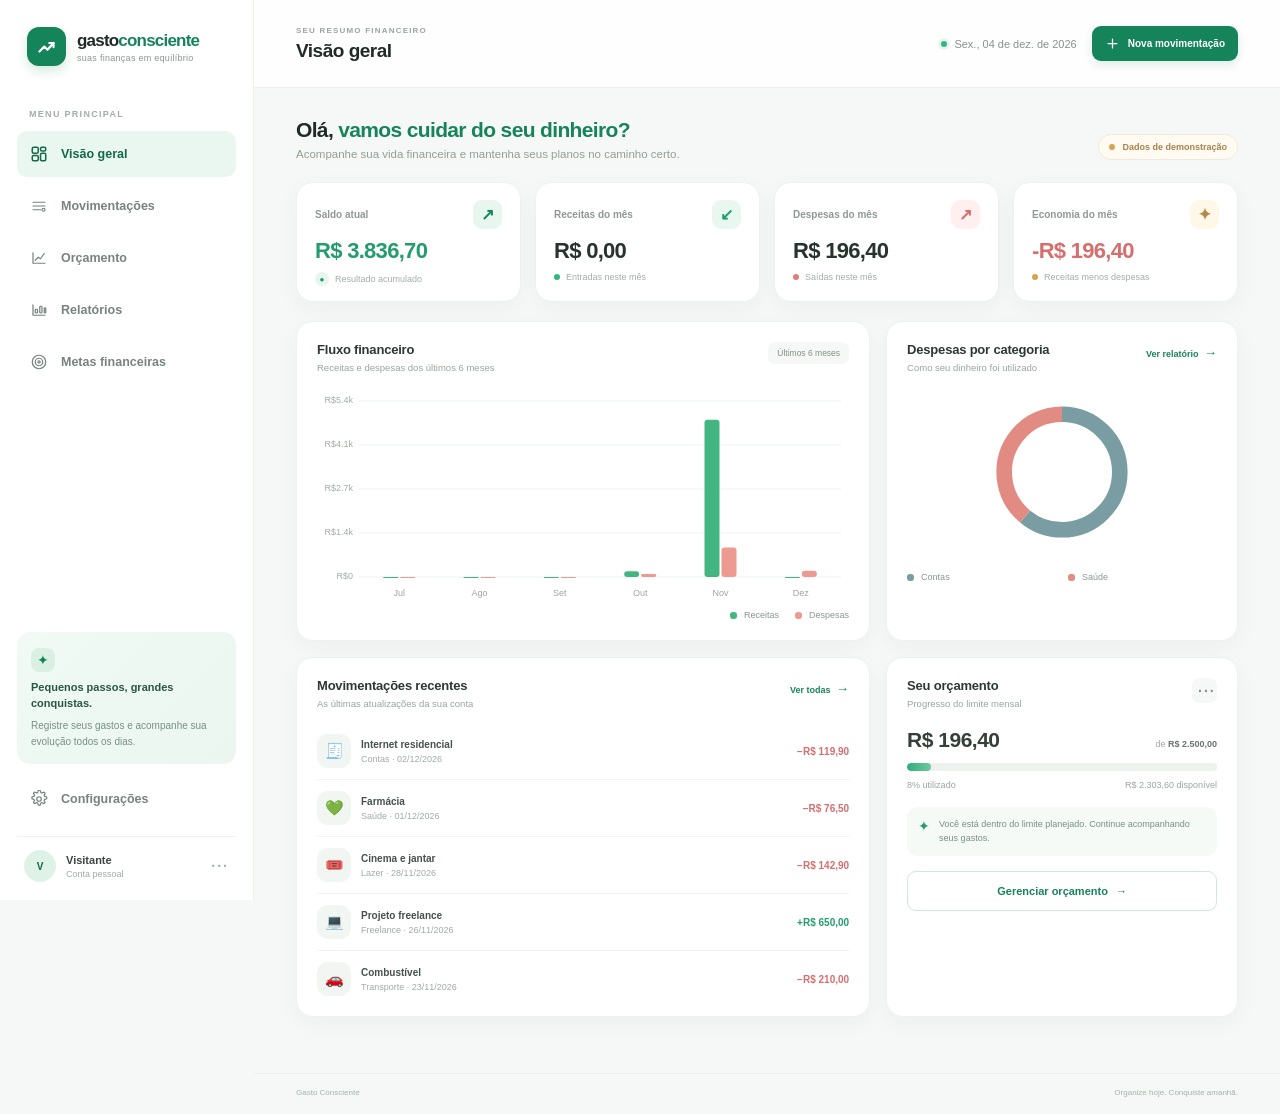
<file: PI_WEB/index-apresentacao.html>
<!DOCTYPE html>
<html lang="pt-BR">
<head>
  <meta charset="UTF-8">
  <meta name="viewport" content="width=device-width, initial-scale=1.0">
  <meta name="theme-color" content="#16845b">
  <meta name="description" content="Gasto Consciente: organize receitas, despesas, orçamento e metas financeiras em um só lugar.">
  <title>Gasto Consciente | Gestão financeira pessoal</title>
<style>
:root {
  --green-950: #0d4635;
  --green-900: #10563f;
  --green-800: #12694a;
  --green-700: #16845b;
  --green-600: #1d9b6b;
  --green-500: #32b77f;
  --green-100: #e6f5ee;
  --green-50: #f2faf6;
  --ink: #202b27;
  --text: #46534e;
  --muted: #89958f;
  --line: #e9eeeb;
  --surface: #ffffff;
  --canvas: #f6f8f7;
  --red: #df6969;
  --red-soft: #fff0ef;
  --orange: #d99442;
  --purple: #8874c9;
  --shadow: 0 7px 24px rgba(23, 54, 41, .045);
  --shadow-lg: 0 18px 55px rgba(16, 48, 34, .17);
  --radius: 17px;
  --radius-sm: 11px;
}

* { box-sizing: border-box; }
html { scroll-behavior: smooth; }
body {
  margin: 0;
  min-width: 320px;
  background: var(--canvas);
  color: var(--ink);
  font-family: 'DM Sans', sans-serif;
  font-size: 14px;
  -webkit-font-smoothing: antialiased;
}
button, input, select, textarea { font: inherit; }
button { cursor: pointer; }
button:focus-visible, a:focus-visible, input:focus-visible, select:focus-visible, textarea:focus-visible { outline: 3px solid rgba(29, 155, 107, .22); outline-offset: 2px; }
button:disabled { opacity: .55; cursor: not-allowed; }
[hidden] { display: none !important; }

.app-shell { min-height: 100vh; }
.sidebar {
  width: 254px;
  position: fixed;
  inset: 0 auto 0 0;
  z-index: 30;
  display: flex;
  flex-direction: column;
  padding: 27px 17px 18px;
  background: #fff;
  border-right: 1px solid #edf1ee;
}
.brand { display: flex; align-items: center; gap: 11px; padding: 0 10px; color: var(--ink); text-decoration: none; }
.brand-mark { width: 39px; height: 39px; display: grid; place-items: center; color: #fff; background: var(--green-700); border-radius: 12px; box-shadow: 0 5px 12px rgba(22, 132, 91, .18); }
.brand-mark svg { width: 25px; height: 25px; }
.brand-copy { display: flex; flex-direction: column; gap: 2px; }
.brand-copy strong { font: 800 17px 'Manrope', sans-serif; letter-spacing: -.8px; }
.brand-copy strong span { color: var(--green-700); }
.brand-copy small { font-size: 9px; color: var(--muted); letter-spacing: .28px; }
.nav-label { margin: 43px 12px 12px; color: #a4ada8; font-size: 9px; font-weight: 700; letter-spacing: 1.3px; }
.main-nav { display: flex; flex-direction: column; gap: 6px; }
.nav-item { width: 100%; min-height: 46px; display: flex; align-items: center; gap: 13px; padding: 0 13px; border: 0; border-radius: 10px; background: transparent; color: #77837d; text-align: left; font-weight: 600; font-size: 12.5px; transition: color .2s, background .2s, transform .2s; }
.nav-item svg { width: 18px; height: 18px; fill: none; stroke: currentColor; stroke-width: 1.65; stroke-linecap: round; stroke-linejoin: round; flex: 0 0 auto; }
.nav-item:hover { color: var(--green-800); background: #f5faf7; transform: translateX(2px); }
.nav-item.active { color: var(--green-800); background: #eaf6f0; font-weight: 700; }
.nav-item.active svg { stroke-width: 2; }
.sidebar-bottom { margin-top: auto; }
.sidebar-tip { padding: 16px 14px 15px; border-radius: 13px; background: linear-gradient(135deg, #f1faf5, #eaf6ef); }
.tip-icon { display: inline-grid; width: 24px; height: 24px; place-items: center; margin-bottom: 8px; color: var(--green-700); background: #d9f0e3; border-radius: 8px; font-size: 14px; }
.sidebar-tip strong { display: block; color: #285642; font-size: 11px; line-height: 1.45; }
.sidebar-tip p { margin: 6px 0 0; color: #789085; font-size: 10px; line-height: 1.55; }
.settings-link { margin: 12px 0 14px; }
.sidebar-user { display: flex; align-items: center; gap: 10px; padding: 13px 7px 0; border-top: 1px solid #eff2f0; }
.avatar { width: 32px; height: 32px; display: grid; place-items: center; border-radius: 50%; background: #dff2e7; color: var(--green-800); font-size: 10px; font-weight: 800; }
.user-meta { display: flex; flex: 1; min-width: 0; flex-direction: column; gap: 3px; }
.user-meta strong { overflow: hidden; color: #394640; font-size: 11px; text-overflow: ellipsis; white-space: nowrap; }
.user-meta span { color: #a0aaa5; font-size: 9px; }
.user-menu-dot { color: #a5afa9; font-weight: 700; letter-spacing: 2px; }
.sidebar-overlay { display: none; }

.main-content { min-height: 100vh; margin-left: 254px; display: flex; flex-direction: column; }
.topbar { height: 88px; display: flex; align-items: center; justify-content: space-between; padding: 0 42px; background: rgba(255,255,255,.92); border-bottom: 1px solid #edf1ee; }
.topbar-left, .topbar-actions { display: flex; align-items: center; gap: 15px; }
.eyebrow { margin: 0 0 5px; color: #9aa59f; font-size: 8px; font-weight: 700; letter-spacing: 1.2px; }
.topbar h1 { margin: 0; font: 700 19px 'Manrope', sans-serif; letter-spacing: -.5px; }
.today-label { display: flex; align-items: center; gap: 7px; color: #87928c; font-size: 11px; }
.status-dot { width: 6px; height: 6px; border-radius: 50%; background: var(--green-500); box-shadow: 0 0 0 3px #e6f5ed; }
.icon-button { width: 37px; height: 37px; display: inline-grid; place-items: center; color: #64716a; border: 1px solid var(--line); border-radius: 10px; background: #fff; }
.icon-button svg { width: 18px; height: 18px; fill: none; stroke: currentColor; stroke-width: 1.8; stroke-linecap: round; }
.menu-toggle { display: none; }
.page-container { width: 100%; max-width: 1600px; flex: 1; margin: 0 auto; padding: 30px 42px 40px; }
.page-section { animation: pageIn .28s ease both; }
@keyframes pageIn { from { opacity: 0; transform: translateY(5px); } to { opacity: 1; transform: translateY(0); } }
.welcome-row { display: flex; align-items: flex-end; justify-content: space-between; gap: 18px; margin-bottom: 22px; }
.welcome-row h2 { margin: 0 0 6px; font: 700 21px 'Manrope', sans-serif; letter-spacing: -.65px; }
.welcome-row h2 span { color: var(--green-700); }
.welcome-row p, .section-heading p { margin: 0; color: #929e97; font-size: 11.5px; }
.demo-indicator { display: inline-flex; align-items: center; gap: 7px; padding: 7px 10px; border: 1px solid #f1e8d7; border-radius: 30px; background: #fffbf3; color: #a78349; font-size: 9px; font-weight: 600; white-space: nowrap; }
.demo-indicator span { width: 6px; height: 6px; border-radius: 50%; background: #d8a354; }

.stats-grid { display: grid; grid-template-columns: repeat(4, minmax(0, 1fr)); gap: 14px; margin-bottom: 19px; }
.stat-card { min-width: 0; padding: 17px 18px 15px; border: 1px solid #edf1ee; border-radius: var(--radius); background: #fff; box-shadow: var(--shadow); }
.stat-top { display: flex; align-items: center; justify-content: space-between; gap: 10px; }
.stat-label { color: #8d9992; font-size: 10px; font-weight: 600; }
.stat-icon { width: 29px; height: 29px; display: grid; place-items: center; flex: 0 0 auto; border-radius: 9px; font-size: 16px; font-weight: 700; }
.green-icon { color: #17865c; background: #e7f6ee; }
.income-icon { color: #239e70; background: #e8f7ef; }
.expense-icon { color: #d56c6c; background: #fff0ef; }
.saving-icon { color: #b28a45; background: #fff8e9; }
.stat-value { display: block; overflow: hidden; margin: 9px 0 8px; color: #27332d; font: 800 22px 'Manrope', sans-serif; letter-spacing: -.7px; text-overflow: ellipsis; white-space: nowrap; }
.stat-foot { display: flex; align-items: center; gap: 6px; color: #a3ada7; font-size: 9px; }
.trend-pill { display: inline-grid; width: 14px; height: 14px; place-items: center; border-radius: 50%; font-size: 8px; }
.trend-pill.positive { color: #169467; background: #e6f6ee; }
.stat-foot-dot { width: 6px; height: 6px; border-radius: 50%; }
.income-dot { background: #2eb77d; }
.expense-dot { background: #e27d7d; }
.saving-dot { background: #d4a54d; }

.dashboard-grid { display: grid; grid-template-columns: minmax(0, 1.55fr) minmax(300px, .95fr); gap: 16px; margin-bottom: 16px; }
.panel { min-width: 0; padding: 20px; border: 1px solid #edf1ee; border-radius: var(--radius); background: #fff; box-shadow: var(--shadow); }
.panel-heading { display: flex; align-items: flex-start; justify-content: space-between; gap: 12px; }
.panel-heading h3 { margin: 0 0 5px; color: #2c3932; font: 700 13px 'Manrope', sans-serif; letter-spacing: -.2px; }
.panel-heading p { margin: 0; color: #9aa49e; font-size: 9.5px; }
.panel-chip { padding: 6px 9px; border-radius: 7px; background: #f5f8f6; color: #829088; font-size: 8.5px; white-space: nowrap; }
.text-button { padding: 3px 0; border: 0; background: transparent; color: var(--green-700); font-size: 9px; font-weight: 700; white-space: nowrap; }
.text-button span { margin-left: 3px; font-size: 13px; }
.chart-wrap { position: relative; width: 100%; }
.chart-tall { height: 213px; margin-top: 19px; }
.chart-donut { height: 170px; margin-top: 14px; }
.chart-legend { display: grid; grid-template-columns: 1fr 1fr; gap: 9px 12px; margin-top: 15px; }
.legend-item { display: flex; min-width: 0; align-items: center; gap: 7px; color: #8b9790; font-size: 9px; }
.legend-dot { width: 7px; height: 7px; flex: 0 0 auto; border-radius: 3px; }
.legend-item span:last-child { overflow: hidden; text-overflow: ellipsis; white-space: nowrap; }
.lower-grid { grid-template-columns: minmax(0, 1.55fr) minmax(300px, .95fr); }
.recent-list { margin-top: 14px; }
.recent-item { display: flex; align-items: center; gap: 10px; padding: 11px 0; border-bottom: 1px solid #f0f3f1; }
.recent-item:last-child { padding-bottom: 0; border-bottom: 0; }
.category-avatar { width: 34px; height: 34px; display: grid; place-items: center; flex: 0 0 auto; border-radius: 11px; background: #f1f6f3; font-size: 15px; }
.recent-details { min-width: 0; flex: 1; }
.recent-details strong { display: block; overflow: hidden; color: #45514b; font-size: 10px; font-weight: 700; text-overflow: ellipsis; white-space: nowrap; }
.recent-details span { display: block; margin-top: 4px; color: #a0aaa4; font-size: 9px; }
.recent-amount { color: #38453e; font-size: 10px; font-weight: 700; white-space: nowrap; }
.recent-amount.income-text { color: #26996c; }
.recent-amount.expense-text { color: #d66e6e; }
.budget-total-row { display: flex; align-items: baseline; justify-content: space-between; gap: 10px; margin: 19px 0 11px; }
.budget-total-row strong { color: #344139; font: 800 21px 'Manrope', sans-serif; letter-spacing: -.5px; }
.budget-total-row span { color: #a0aaa4; font-size: 9px; }
.budget-total-row b { color: #68756d; font-weight: 700; }
.progress-track { width: 100%; height: 8px; overflow: hidden; border-radius: 20px; background: #edf2ef; }
.progress-fill { width: 0; height: 100%; border-radius: inherit; background: linear-gradient(90deg, #2fae78, #70c99b); transition: width .5s ease, background .2s ease; }
.progress-fill.warning { background: linear-gradient(90deg, #e6b45c, #edca7a); }
.progress-fill.danger { background: linear-gradient(90deg, #de7777, #ed9a8d); }
.budget-status-row { display: flex; align-items: center; justify-content: space-between; gap: 8px; margin-top: 9px; color: #9ba69f; font-size: 9px; }
.budget-tip { display: flex; align-items: flex-start; gap: 9px; margin: 17px 0 15px; padding: 11px; border-radius: 10px; background: #f5faf7; color: #789084; }
.budget-tip span { color: #2a9a6b; font-size: 14px; }
.budget-tip p { margin: 0; font-size: 9px; line-height: 1.5; }
.button { min-height: 40px; display: inline-flex; align-items: center; justify-content: center; gap: 8px; padding: 0 15px; border: 1px solid transparent; border-radius: 9px; font-size: 11px; font-weight: 700; text-decoration: none; transition: transform .18s, box-shadow .18s, background .18s, border-color .18s; }
.button:hover { transform: translateY(-1px); }
.button svg { width: 15px; height: 15px; fill: none; stroke: currentColor; stroke-width: 2; stroke-linecap: round; }
.button-primary { color: #fff; background: var(--green-700); box-shadow: 0 4px 10px rgba(22, 132, 91, .14); }
.button-primary:hover { background: var(--green-800); box-shadow: 0 6px 15px rgba(22, 132, 91, .2); }
.button-outline { color: var(--green-700); border-color: #cfe9da; background: #fff; }
.button-outline:hover { background: #f5fbf7; }
.button-quiet { color: #7f8b84; border-color: #e8eeea; background: #fff; }
.button-quiet:hover { background: #f7f9f8; }
.button-danger { color: #fff; background: #d66d6d; }
.button-danger:hover { background: #c75d5d; }
.button-sm { min-height: 35px; padding: 0 12px; font-size: 10px; }
.button-full { width: 100%; }
.more-button { width: 25px; height: 25px; border: 0; border-radius: 7px; background: #f6f8f7; color: #829087; font-weight: 700; letter-spacing: 2px; }

.section-heading { display: flex; align-items: center; justify-content: space-between; gap: 18px; margin-bottom: 22px; }
.section-heading h2 { margin: 0 0 6px; color: #29362f; font: 800 21px 'Manrope', sans-serif; letter-spacing: -.7px; }
.section-heading .button { flex: 0 0 auto; }
.month-badge { padding: 9px 12px; border: 1px solid #deeee5; border-radius: 9px; background: #f1faf5; color: var(--green-800); font-size: 10px; font-weight: 700; }
.compact-stats { grid-template-columns: repeat(3, 1fr); }
.compact-stats .stat-card { padding: 15px 17px; }
.small-value { margin: 7px 0 0; font-size: 19px; }
.income-text { color: #239d6d !important; }
.expense-text { color: #d66e6e !important; }
.transactions-panel { padding: 0; overflow: hidden; }
.filter-bar { padding: 19px 20px 16px; border-bottom: 1px solid #edf1ee; }
.filter-title { display: flex; align-items: center; gap: 10px; margin-bottom: 15px; }
.filter-title h3 { margin: 0; font: 700 13px 'Manrope', sans-serif; }
.filter-title span { color: #a3ada7; font-size: 9px; }
.filters { display: flex; flex-wrap: wrap; align-items: flex-end; gap: 9px; }
.filter-control { display: flex; min-width: 115px; flex-direction: column; gap: 5px; }
.filter-control span { color: #98a39d; font-size: 8px; font-weight: 700; }
.filter-control select, .filter-control input { height: 33px; min-width: 0; padding: 0 9px; border: 1px solid #e7ede9; border-radius: 7px; outline: 0; background: #fff; color: #59665e; font-size: 9px; }
.filter-control input:focus, .filter-control select:focus { border-color: #9bd3b5; }
.table-wrap { overflow-x: auto; }
.data-table { width: 100%; border-collapse: collapse; text-align: left; white-space: nowrap; }
.data-table th { padding: 12px 16px; background: #fbfcfb; color: #9ca7a1; font-size: 8px; font-weight: 700; letter-spacing: .35px; text-transform: uppercase; }
.data-table th:first-child, .data-table td:first-child { padding-left: 21px; }
.data-table td { padding: 13px 16px; border-top: 1px solid #f0f3f1; color: #69756e; font-size: 10px; }
.data-table tbody tr { transition: background .15s; }
.data-table tbody tr:hover { background: #fbfdfb; }
.transaction-title-cell { display: flex; align-items: center; gap: 9px; }
.transaction-title-cell .category-avatar { width: 29px; height: 29px; border-radius: 9px; font-size: 13px; }
.transaction-title-cell strong { color: #445149; font-size: 10px; }
.transaction-title-cell small { display: block; max-width: 220px; overflow: hidden; margin-top: 3px; color: #a5afa9; font-size: 8px; text-overflow: ellipsis; }
.category-pill { display: inline-flex; align-items: center; padding: 5px 8px; border-radius: 20px; background: #f4f7f5; color: #77847c; font-size: 8px; }
.type-pill { display: inline-flex; align-items: center; gap: 5px; font-size: 9px; font-weight: 700; }
.type-pill.income { color: #29986c; }
.type-pill.expense { color: #d47777; }
.align-right { text-align: right !important; }
.row-actions { display: flex; justify-content: flex-end; gap: 5px; }
.row-action { width: 27px; height: 27px; display: grid; place-items: center; border: 1px solid #edf1ee; border-radius: 7px; background: #fff; color: #8c9891; font-size: 12px; }
.row-action:hover { color: var(--green-700); background: #f2faf5; }
.row-action.delete:hover { color: #d66e6e; background: #fff3f2; }
.mobile-transaction-list { display: none; padding: 5px 16px; }
.mobile-transaction-card { display: flex; align-items: center; gap: 9px; padding: 12px 0; border-bottom: 1px solid #eff2f0; }
.mobile-transaction-card .recent-details { flex: 1; }
.mobile-transaction-card .mobile-amount { text-align: right; }
.empty-state { padding: 35px 20px 40px; text-align: center; }
.empty-illustration { width: 49px; height: 49px; display: grid; place-items: center; margin: 0 auto 13px; border-radius: 16px; background: #edf8f2; color: var(--green-700); font-size: 24px; }
.empty-state h3 { margin: 0 0 7px; color: #3c4942; font: 700 14px 'Manrope', sans-serif; }
.empty-state p { max-width: 350px; margin: 0 auto 16px; color: #97a29b; font-size: 10px; line-height: 1.6; }

.budget-overview-grid { display: grid; grid-template-columns: minmax(0, 1.45fr) minmax(250px, .8fr); gap: 16px; margin-bottom: 16px; }
.budget-main-card { padding: 21px 22px; }
.budget-form { display: grid; grid-template-columns: minmax(150px, 1fr) auto; align-items: end; gap: 9px 13px; max-width: 550px; margin-top: 20px; }
.field-label { display: block; grid-column: 1 / -1; color: #7d8982; font-size: 9px; font-weight: 700; }
.input-with-prefix { height: 39px; display: flex; align-items: center; gap: 7px; padding: 0 10px; border: 1px solid #e5ece7; border-radius: 8px; background: #fff; }
.input-with-prefix:focus-within { border-color: #8ecbac; box-shadow: 0 0 0 3px rgba(29, 155, 107, .08); }
.input-with-prefix > span { color: #a1aca5; font-size: 10px; font-weight: 600; }
.input-with-prefix input { width: 100%; min-width: 0; height: 100%; border: 0; outline: 0; background: transparent; color: #36443b; font-size: 11px; }
.budget-form > .button { height: 39px; min-height: 39px; }
.budget-usage { margin-top: 13px; padding-top: 5px; }
.alert-inline { margin-top: 14px; padding: 10px 12px; border-radius: 9px; background: #fff8e9; color: #a77c35; font-size: 9px; line-height: 1.5; }
.alert-inline.danger { background: #fff1f0; color: #bf6262; }
.budget-insight-card { position: relative; overflow: hidden; padding: 22px; background: linear-gradient(145deg, #f1faf5, #eaf6ef); border-color: #e4f0e8; box-shadow: none; }
.insight-icon { width: 31px; height: 31px; display: grid; place-items: center; margin-bottom: 17px; border-radius: 10px; background: #d9f0e3; color: #21865d; font-size: 18px; }
.budget-insight-card h3 { max-width: 230px; margin: 0 0 8px; color: #28533e; font: 700 14px 'Manrope', sans-serif; }
.budget-insight-card > p { margin: 0; color: #7f9a8a; font-size: 9.5px; line-height: 1.65; }
.insight-separator { height: 1px; margin: 18px 0 13px; background: #dcece2; }
.insight-stat { display: flex; justify-content: space-between; gap: 8px; margin-top: 8px; color: #789183; font-size: 9px; }
.insight-stat strong { color: #35674e; }
.category-budget-panel { padding: 21px 22px; }
.category-budget-list { display: grid; grid-template-columns: 1fr 1fr; gap: 3px 26px; margin-top: 16px; }
.category-budget-item { display: grid; grid-template-columns: minmax(0, 1fr) auto; gap: 7px 10px; padding: 12px 0; border-bottom: 1px solid #f0f3f1; }
.category-budget-name { display: flex; align-items: center; gap: 8px; color: #617067; font-size: 10px; font-weight: 600; }
.category-budget-name .category-avatar { width: 27px; height: 27px; border-radius: 8px; font-size: 12px; }
.category-budget-numbers { display: flex; align-items: center; gap: 5px; color: #a0aaa4; font-size: 8px; white-space: nowrap; }
.category-budget-numbers strong { color: #5b6961; font-size: 9px; }
.category-budget-item .progress-track { grid-column: 1 / -1; height: 5px; }
.category-budget-item input { width: 95px; height: 27px; padding: 0 7px; border: 1px solid #e7ede9; border-radius: 6px; color: #647168; font-size: 9px; text-align: right; }
.category-budget-item input:focus { outline: 0; border-color: #9bd3b5; }
.budget-footnote { margin-top: 17px; padding: 10px 12px; border-radius: 8px; background: #f8faf8; color: #9aa49e; font-size: 8.5px; line-height: 1.55; }

.month-select-label { display: flex; align-items: center; gap: 9px; color: #87938c; font-size: 9px; font-weight: 600; }
.month-select-label input { height: 36px; padding: 0 9px; border: 1px solid #e5ece7; border-radius: 8px; background: #fff; color: #66736b; font-size: 10px; }
.report-stats { grid-template-columns: repeat(3, 1fr); margin-bottom: 16px; }
.report-stats .stat-card { padding: 16px 18px; }
.stat-caption { display: block; margin-top: 6px; color: #a2aca6; font-size: 8px; }
.report-grid { display: grid; grid-template-columns: minmax(0, 1.3fr) minmax(260px, .8fr); gap: 16px; }
.chart-report { height: 240px; margin-top: 19px; }
.chart-report-donut { height: 185px; margin-top: 12px; }
.report-legend { grid-template-columns: 1fr 1fr; margin-top: 10px; }
.report-evolution { grid-column: 1 / -1; }
.report-note { display: flex; align-items: flex-start; gap: 8px; margin-top: 16px; padding: 12px 14px; border-radius: 9px; background: #f1f8f4; color: #779083; font-size: 9px; line-height: 1.5; }
.report-note span { color: var(--green-700); font-size: 13px; }

.goal-summary-grid { display: grid; grid-template-columns: repeat(3, 1fr); gap: 14px; margin-bottom: 17px; }
.goal-summary-card { display: flex; align-items: center; gap: 12px; padding: 15px 18px; }
.summary-icon { width: 36px; height: 36px; display: grid; place-items: center; flex: 0 0 auto; border-radius: 11px; font-size: 18px; }
.purple-icon { color: var(--purple); background: #f0edfb; }
.orange-icon { color: var(--orange); background: #fff5e8; }
.goal-summary-card div { min-width: 0; }
.goal-summary-card span:not(.summary-icon) { display: block; margin-bottom: 5px; color: #919d95; font-size: 9px; }
.goal-summary-card strong { color: #344139; font: 800 16px 'Manrope', sans-serif; }
.goals-grid { display: grid; grid-template-columns: repeat(2, minmax(0, 1fr)); gap: 15px; }
.goal-card { padding: 19px; border: 1px solid #edf1ee; border-radius: var(--radius); background: #fff; box-shadow: var(--shadow); }
.goal-card-top { display: flex; align-items: flex-start; justify-content: space-between; gap: 10px; }
.goal-title-wrap { display: flex; align-items: center; gap: 10px; min-width: 0; }
.goal-emoji { width: 38px; height: 38px; display: grid; place-items: center; flex: 0 0 auto; border-radius: 12px; background: #f2f7f4; font-size: 18px; }
.goal-title-wrap h3 { overflow: hidden; margin: 0 0 4px; color: #3e4c44; font: 700 12px 'Manrope', sans-serif; text-overflow: ellipsis; white-space: nowrap; }
.goal-title-wrap p { margin: 0; color: #9ba69f; font-size: 8.5px; }
.goal-menu { display: flex; gap: 4px; }
.goal-menu button { width: 27px; height: 27px; border: 1px solid #edf1ee; border-radius: 7px; background: #fff; color: #8c9891; }
.goal-card-progress { margin-top: 19px; }
.goal-progress-head { display: flex; align-items: baseline; justify-content: space-between; gap: 8px; margin-bottom: 9px; }
.goal-progress-head strong { color: #3e4c44; font: 800 17px 'Manrope', sans-serif; }
.goal-progress-head span { color: #8d9992; font-size: 9px; }
.goal-card .progress-track { height: 7px; }
.goal-card-foot { display: flex; align-items: center; justify-content: space-between; gap: 8px; margin-top: 11px; color: #9da8a1; font-size: 8.5px; }
.goal-card-foot strong { color: #69776f; font-weight: 700; }
.goal-actions { display: flex; gap: 7px; margin-top: 15px; padding-top: 13px; border-top: 1px solid #f0f3f1; }
.goal-actions .button { min-height: 31px; font-size: 9px; }
.goal-complete { color: #239b6d; font-size: 8px; font-weight: 700; }
.empty-panel { border: 1px solid #edf1ee; box-shadow: var(--shadow); }

.settings-layout { display: grid; grid-template-columns: repeat(2, minmax(0, 1fr)); align-items: start; gap: 15px; max-width: 1000px; }
.settings-card { padding: 21px; }
.settings-card-heading { display: flex; align-items: center; gap: 11px; margin-bottom: 20px; }
.settings-symbol { width: 36px; height: 36px; display: grid; place-items: center; border-radius: 11px; background: #eaf6ef; color: var(--green-700); font-size: 17px; }
.settings-card-heading h3 { margin: 0 0 4px; color: #3d4942; font: 700 12px 'Manrope', sans-serif; }
.settings-card-heading p { margin: 0; color: #9ba69f; font-size: 9px; }
.settings-form { display: flex; flex-direction: column; align-items: flex-start; gap: 8px; }
.settings-form .field-label { margin-top: 3px; }
.text-input { width: 100%; min-height: 38px; padding: 0 11px; border: 1px solid #e5ece7; border-radius: 8px; outline: 0; background: #fff; color: #46534b; font-size: 10px; }
.text-input:focus { border-color: #92cfae; box-shadow: 0 0 0 3px rgba(29, 155, 107, .07); }
textarea.text-input { min-height: 74px; padding-top: 10px; resize: vertical; }
.settings-form .button { margin-top: 8px; }
.setting-toggle-row { display: flex; align-items: center; justify-content: space-between; gap: 14px; padding: 12px 0; border-top: 1px solid #f0f3f1; }
.setting-toggle-row > div strong { display: block; color: #56635b; font-size: 10px; }
.setting-toggle-row > div p { margin: 4px 0 0; color: #9ba69f; font-size: 8.5px; line-height: 1.45; }
.switch { position: relative; width: 36px; height: 20px; flex: 0 0 auto; }
.switch input { width: 0; height: 0; opacity: 0; }
.switch-slider { position: absolute; inset: 0; border-radius: 20px; background: #dce4df; transition: .2s; cursor: pointer; }
.switch-slider::before { position: absolute; width: 14px; height: 14px; left: 3px; top: 3px; border-radius: 50%; background: #fff; content: ''; transition: .2s; box-shadow: 0 1px 3px rgba(0,0,0,.12); }
.switch input:checked + .switch-slider { background: var(--green-600); }
.switch input:checked + .switch-slider::before { transform: translateX(16px); }
.switch input:focus-visible + .switch-slider { outline: 3px solid rgba(29,155,107,.2); outline-offset: 2px; }
.demo-status { padding: 5px 8px; border-radius: 20px; background: #fff8e9; color: #a98547; font-size: 8px; font-weight: 700; white-space: nowrap; }
.settings-card > .button { margin-top: 15px; }
.danger-card { border-color: #f3e4e3; }
.danger-symbol { background: #fff0ef; color: #d46f6f; font-weight: 800; }
.danger-description { margin: -5px 0 4px; color: #929d96; font-size: 9px; line-height: 1.6; }
.about-card { grid-column: 1 / -1; display: flex; align-items: center; gap: 12px; padding: 15px 18px; border: 1px solid #edf1ee; border-radius: 14px; background: #fff; }
.about-mark { width: 37px; height: 37px; display: grid; place-items: center; border-radius: 11px; background: var(--green-700); color: #fff; font: 800 11px 'Manrope', sans-serif; }
.about-card div:nth-child(2) { flex: 1; }
.about-card strong { color: #46534b; font-size: 10px; }
.about-card p { margin: 4px 0; color: #89958e; font-size: 8.5px; }
.about-card span { color: #adb6b0; font-size: 8px; }
.version-label { align-self: flex-start; color: #a9b2ac; font-size: 8px; }

.app-footer { display: flex; justify-content: space-between; gap: 12px; padding: 14px 42px 17px; border-top: 1px solid #edf1ee; color: #a7b0aa; font-size: 8px; }

.app-dialog { width: min(510px, calc(100% - 30px)); max-height: min(90vh, 780px); padding: 0; overflow-y: auto; border: 0; border-radius: 17px; background: #fff; box-shadow: var(--shadow-lg); }
.app-dialog::backdrop { background: rgba(22, 37, 29, .42); backdrop-filter: blur(3px); }
.app-dialog form { padding: 25px; }
.dialog-heading { display: flex; align-items: flex-start; justify-content: space-between; gap: 15px; margin-bottom: 19px; }
.dialog-kicker { color: #8da398; font-size: 8px; font-weight: 700; letter-spacing: 1.1px; }
.dialog-heading h2 { margin: 5px 0 6px; color: #2e3b33; font: 800 19px 'Manrope', sans-serif; letter-spacing: -.5px; }
.dialog-heading p { margin: 0; color: #98a39c; font-size: 9px; }
.dialog-close { width: 29px; height: 29px; display: grid; place-items: center; flex: 0 0 auto; border: 0; border-radius: 8px; background: #f4f7f5; color: #77847c; font-size: 19px; line-height: 1; }
.type-switch { display: grid; grid-template-columns: 1fr 1fr; gap: 4px; padding: 4px; margin-bottom: 17px; border-radius: 9px; background: #f3f6f4; }
.type-option { min-height: 33px; border: 0; border-radius: 7px; background: transparent; color: #89958e; font-size: 10px; font-weight: 700; }
.type-option.active[data-transaction-type="expense"] { color: #c96767; background: #fff; box-shadow: 0 1px 4px rgba(25,50,35,.08); }
.type-option.active[data-transaction-type="income"] { color: #218e62; background: #fff; box-shadow: 0 1px 4px rgba(25,50,35,.08); }
.form-grid { display: grid; grid-template-columns: 1fr 1fr; gap: 13px; }
.form-field { display: flex; min-width: 0; flex-direction: column; gap: 7px; }
.form-field > span { color: #68756d; font-size: 9px; font-weight: 700; }
.form-field small { color: #a8b1ab; font-weight: 400; }
.full-field { grid-column: 1 / -1; }
.form-field .input-with-prefix { width: 100%; }
.dialog-actions { display: flex; justify-content: flex-end; gap: 8px; margin-top: 21px; padding-top: 16px; border-top: 1px solid #f0f3f1; }
.compact-dialog { width: min(420px, calc(100% - 30px)); }
.compact-dialog .form-field { margin-top: 10px; }

.toast-region { position: fixed; right: 22px; bottom: 22px; z-index: 100; display: flex; flex-direction: column; gap: 9px; width: min(340px, calc(100% - 32px)); pointer-events: none; }
.toast { display: flex; align-items: center; gap: 10px; padding: 13px 15px; border: 1px solid #e4eee7; border-radius: 11px; background: #fff; box-shadow: 0 10px 30px rgba(21, 52, 36, .14); color: #536158; font-size: 10px; animation: toastIn .25s ease both; }
.toast-icon { width: 22px; height: 22px; display: grid; place-items: center; flex: 0 0 auto; border-radius: 50%; background: #e5f5ec; color: #1c9465; font-weight: 800; }
.toast.error { border-color: #f4dfde; }
.toast.error .toast-icon { color: #cf6969; background: #fff0ef; }
@keyframes toastIn { from { opacity: 0; transform: translateY(8px); } to { opacity: 1; transform: translateY(0); } }
@media (prefers-reduced-motion: reduce) { *, *::before, *::after { scroll-behavior: auto !important; animation-duration: .01ms !important; transition-duration: .01ms !important; } }
.muted-small { color: #a0aaa4; font-size: 9px; }
.dashboard-chart-legend { display: flex; justify-content: flex-end; gap: 16px; margin-top: 5px; }
.chart-wrap canvas { display: block; width: 100% !important; height: 100% !important; }


/* ===== responsive.css ===== */

@media (max-width: 1180px) {
  .sidebar { width: 225px; }
  .main-content { margin-left: 225px; }
  .topbar { padding: 0 28px; }
  .page-container { padding: 27px 28px 35px; }
  .app-footer { padding-right: 28px; padding-left: 28px; }
  .stats-grid { gap: 10px; }
  .stat-card { padding: 15px 14px; }
  .stat-value { font-size: 19px; }
  .dashboard-grid { grid-template-columns: minmax(0, 1.35fr) minmax(265px, .9fr); gap: 12px; }
  .panel { padding: 17px; }
}
@media (max-width: 920px) {
  .sidebar { width: 245px; transform: translateX(-102%); transition: transform .25s ease; box-shadow: 12px 0 35px rgba(20, 45, 31, .08); }
  .sidebar.open { transform: translateX(0); }
  .sidebar-overlay { position: fixed; inset: 0; z-index: 25; display: block; background: rgba(23, 38, 30, .3); opacity: 0; pointer-events: none; transition: opacity .25s; }
  .sidebar-overlay.visible { opacity: 1; pointer-events: auto; }
  .main-content { margin-left: 0; }
  .menu-toggle { display: inline-grid; }
  .topbar { height: 78px; padding: 0 25px; }
  .page-container { padding: 25px; }
  .app-footer { padding: 14px 25px 17px; }
  .stats-grid { grid-template-columns: repeat(2, minmax(0, 1fr)); }
  .dashboard-grid, .lower-grid { grid-template-columns: minmax(0, 1.2fr) minmax(250px, .9fr); }
  .dashboard-grid .panel { min-width: 0; }
  .budget-overview-grid { grid-template-columns: 1fr; }
  .budget-insight-card { display: grid; grid-template-columns: auto 1fr; column-gap: 13px; align-items: start; }
  .budget-insight-card .insight-icon { grid-row: 1 / 3; }
  .budget-insight-card h3 { max-width: none; margin-top: 2px; }
  .budget-insight-card > p { grid-column: 2; }
  .budget-insight-card .insight-separator, .budget-insight-card .insight-stat { grid-column: 1 / -1; }
}
@media (max-width: 680px) {
  .topbar { height: 70px; padding: 0 16px; }
  .topbar h1 { font-size: 16px; }
  .eyebrow { font-size: 7px; }
  .today-label { display: none; }
  .topbar-actions { gap: 8px; }
  .topbar-actions .button { width: 37px; min-width: 37px; height: 37px; min-height: 37px; padding: 0; border-radius: 10px; }
  .topbar-actions .button span { display: none; }
  .topbar-actions .button svg { width: 17px; height: 17px; }
  .page-container { padding: 21px 15px 29px; }
  .app-footer { padding: 13px 15px; }
  .welcome-row { align-items: flex-start; flex-direction: column; gap: 11px; margin-bottom: 17px; }
  .welcome-row h2 { font-size: 18px; }
  .welcome-row p { max-width: 330px; font-size: 10px; line-height: 1.5; }
  .demo-indicator { font-size: 8px; }
  .stats-grid { gap: 9px; margin-bottom: 12px; }
  .stat-card { padding: 13px 12px; border-radius: 13px; }
  .stat-label { font-size: 9px; }
  .stat-icon { width: 25px; height: 25px; font-size: 13px; }
  .stat-value { margin: 8px 0 7px; font-size: clamp(16px, 5vw, 20px); }
  .stat-foot { font-size: 8px; }
  .dashboard-grid, .lower-grid { grid-template-columns: 1fr; gap: 11px; margin-bottom: 11px; }
  .panel { padding: 16px; border-radius: 14px; }
  .panel-heading h3 { font-size: 12px; }
  .panel-heading p { font-size: 8.5px; }
  .chart-tall { height: 190px; }
  .chart-donut { height: 175px; }
  .section-heading { align-items: flex-start; flex-direction: column; gap: 13px; margin-bottom: 17px; }
  .section-heading h2 { font-size: 19px; }
  .section-heading p { font-size: 10px; line-height: 1.5; }
  .section-heading > .button { width: 100%; }
  .section-heading .month-badge { align-self: flex-start; }
  .compact-stats { grid-template-columns: repeat(3, minmax(0, 1fr)); }
  .compact-stats .stat-card { padding: 12px 9px; }
  .small-value { font-size: 14px; }
  .compact-stats .stat-label { font-size: 8px; }
  .filter-bar { padding: 15px 14px; }
  .filters { display: grid; grid-template-columns: 1fr 1fr; }
  .filter-control { min-width: 0; }
  .filter-control input, .filter-control select { width: 100%; }
  .filters .button { align-self: end; }
  .table-wrap { display: none; }
  .mobile-transaction-list { display: block; }
  .transaction-summary { margin-bottom: 11px; }
  .transaction-count { display: none; }
  .budget-form { grid-template-columns: 1fr; gap: 9px; }
  .budget-form .field-label { grid-column: auto; }
  .budget-form > .button { width: 100%; }
  .category-budget-list { grid-template-columns: 1fr; gap: 0; }
  .category-budget-item { padding: 11px 0; }
  .report-stats { grid-template-columns: 1fr 1fr; }
  .report-stats .stat-card:last-child { grid-column: 1 / -1; }
  .report-grid { grid-template-columns: 1fr; }
  .report-evolution { grid-column: auto; }
  .chart-report { height: 220px; }
  .chart-report-donut { height: 190px; }
  .goal-summary-grid { grid-template-columns: 1fr; gap: 8px; }
  .goal-summary-card { padding: 12px 15px; }
  .goal-summary-card strong { font-size: 15px; }
  .goals-grid { grid-template-columns: 1fr; }
  .settings-layout { grid-template-columns: 1fr; gap: 11px; }
  .about-card { grid-column: auto; }
  .month-select-label { width: 100%; justify-content: space-between; }
  .month-select-label input { flex: 1; }
  .app-dialog form { padding: 20px; }
  .dialog-heading h2 { font-size: 17px; }
  .form-grid { grid-template-columns: 1fr; gap: 11px; }
  .full-field { grid-column: auto; }
  .form-field { grid-column: auto; }
  .dialog-actions .button { flex: 1; }
  .toast-region { right: 12px; bottom: 12px; }
}
@media (max-width: 380px) {
  .topbar-left { gap: 9px; }
  .topbar h1 { font-size: 14px; }
  .stats-grid { gap: 7px; }
  .stat-card { padding: 11px 9px; }
  .stat-value { font-size: 15px; }
  .compact-stats .stat-card { padding: 10px 7px; }
  .compact-stats .stat-label { font-size: 7px; }
  .small-value { font-size: 12px; }
}

</style>
</head>
<body>
  <div class="app-shell">
    <aside class="sidebar" id="sidebar" aria-label="Menu principal">
      <a class="brand" href="#dashboard" aria-label="Gasto Consciente, página inicial" data-page-link="dashboard">
        <span class="brand-mark" aria-hidden="true">
          <svg viewBox="0 0 32 32" fill="none"><path d="M7 22.5 13.1 16l4.2 4.2L25 11.5" stroke="currentColor" stroke-width="2.7" stroke-linecap="round" stroke-linejoin="round"/><path d="M19.5 11.5H25v5.5" stroke="currentColor" stroke-width="2.7" stroke-linecap="round" stroke-linejoin="round"/></svg>
        </span>
        <span class="brand-copy"><strong>gasto<span>consciente</span></strong><small>suas finanças em equilíbrio</small></span>
      </a>

      <div class="nav-label">MENU PRINCIPAL</div>
      <nav class="main-nav">
        <button class="nav-item active" type="button" data-page="dashboard">
          <svg viewBox="0 0 24 24" aria-hidden="true"><rect x="3" y="3" width="8" height="8" rx="2"/><rect x="14" y="3" width="7" height="5" rx="2"/><rect x="14" y="11" width="7" height="10" rx="2"/><rect x="3" y="14" width="8" height="7" rx="2"/></svg>
          <span>Visão geral</span>
        </button>
        <button class="nav-item" type="button" data-page="transactions">
          <svg viewBox="0 0 24 24" aria-hidden="true"><path d="M4 7h16M4 12h16M4 17h10"/><circle cx="18" cy="17" r="2"/></svg>
          <span>Movimentações</span>
        </button>
        <button class="nav-item" type="button" data-page="budget">
          <svg viewBox="0 0 24 24" aria-hidden="true"><path d="M4 19V5m0 14h16"/><path d="m7 15 4-4 3 2 5-7"/></svg>
          <span>Orçamento</span>
        </button>
        <button class="nav-item" type="button" data-page="reports">
          <svg viewBox="0 0 24 24" aria-hidden="true"><path d="M4 19V5m0 14h16"/><rect x="7" y="11" width="3" height="5" rx="1"/><rect x="13" y="7" width="3" height="9" rx="1"/><rect x="19" y="9" width="2" height="7" rx="1"/></svg>
          <span>Relatórios</span>
        </button>
        <button class="nav-item" type="button" data-page="goals">
          <svg viewBox="0 0 24 24" aria-hidden="true"><circle cx="12" cy="12" r="9"/><circle cx="12" cy="12" r="5"/><circle cx="12" cy="12" r="1.5"/></svg>
          <span>Metas financeiras</span>
        </button>
      </nav>

      <div class="sidebar-bottom">
        <div class="sidebar-tip">
          <span class="tip-icon">✦</span>
          <strong>Pequenos passos, grandes conquistas.</strong>
          <p>Registre seus gastos e acompanhe sua evolução todos os dias.</p>
        </div>
        <button class="nav-item settings-link" type="button" data-page="settings">
          <svg viewBox="0 0 24 24" aria-hidden="true"><circle cx="12" cy="12" r="3"/><path d="m19.4 15 .1.1a1.7 1.7 0 0 1-2.4 2.4l-.1-.1a1.7 1.7 0 0 0-2.9 1.2v.2a1.7 1.7 0 0 1-3.4 0v-.2a1.7 1.7 0 0 0-2.9-1.2l-.1.1a1.7 1.7 0 0 1-2.4-2.4l.1-.1a1.7 1.7 0 0 0-1.2-2.9H4a1.7 1.7 0 0 1 0-3.4h.2a1.7 1.7 0 0 0 1.2-2.9l-.1-.1a1.7 1.7 0 0 1 2.4-2.4l.1.1a1.7 1.7 0 0 0 2.9-1.2V2a1.7 1.7 0 0 1 3.4 0v.2a1.7 1.7 0 0 0 2.9 1.2l.1-.1a1.7 1.7 0 0 1 2.4 2.4l-.1.1a1.7 1.7 0 0 0 1.2 2.9h.2a1.7 1.7 0 0 1 0 3.4h-.2a1.7 1.7 0 0 0-1.2 2.9Z"/></svg>
          <span>Configurações</span>
        </button>
        <div class="sidebar-user">
          <div class="avatar" id="sidebarAvatar">GC</div>
          <div class="user-meta"><strong id="sidebarUserName">Meu perfil</strong><span>Conta pessoal</span></div>
          <span class="user-menu-dot">···</span>
        </div>
      </div>
    </aside>

    <div class="sidebar-overlay" id="sidebarOverlay"></div>

    <main class="main-content">
      <header class="topbar">
        <div class="topbar-left">
          <button class="icon-button menu-toggle" id="menuToggle" type="button" aria-label="Abrir menu" aria-expanded="false">
            <svg viewBox="0 0 24 24" aria-hidden="true"><path d="M4 7h16M4 12h16M4 17h16"/></svg>
          </button>
          <div>
            <p class="eyebrow" id="topbarEyebrow">SEU RESUMO FINANCEIRO</p>
            <h1 id="pageTitle">Visão geral</h1>
          </div>
        </div>
        <div class="topbar-actions">
          <div class="today-label"><span class="status-dot"></span><span id="todayDate">Hoje</span></div>
          <button class="button button-primary button-sm" type="button" data-open-transaction>
            <svg viewBox="0 0 24 24" aria-hidden="true"><path d="M12 5v14M5 12h14"/></svg>
            <span>Nova movimentação</span>
          </button>
        </div>
      </header>

      <div class="page-container">
        <!-- DASHBOARD -->
        <section class="page-section active" id="page-dashboard" data-section="dashboard">
          <div class="welcome-row">
            <div><h2>Olá, <span id="welcomeName">vamos cuidar do seu dinheiro?</span></h2><p>Acompanhe sua vida financeira e mantenha seus planos no caminho certo.</p></div>
            <span class="demo-indicator" id="demoIndicator"><span></span> Dados de demonstração</span>
          </div>

          <div class="stats-grid">
            <article class="stat-card balance-card">
              <div class="stat-top"><span class="stat-label">Saldo atual</span><span class="stat-icon green-icon">↗</span></div>
              <strong class="stat-value" id="statBalance">R$ 0,00</strong>
              <div class="stat-foot"><span class="trend-pill positive">●</span><span>Resultado acumulado</span></div>
            </article>
            <article class="stat-card">
              <div class="stat-top"><span class="stat-label">Receitas do mês</span><span class="stat-icon income-icon">↙</span></div>
              <strong class="stat-value" id="statIncome">R$ 0,00</strong>
              <div class="stat-foot"><span class="stat-foot-dot income-dot"></span><span>Entradas neste mês</span></div>
            </article>
            <article class="stat-card">
              <div class="stat-top"><span class="stat-label">Despesas do mês</span><span class="stat-icon expense-icon">↗</span></div>
              <strong class="stat-value" id="statExpense">R$ 0,00</strong>
              <div class="stat-foot"><span class="stat-foot-dot expense-dot"></span><span>Saídas neste mês</span></div>
            </article>
            <article class="stat-card">
              <div class="stat-top"><span class="stat-label">Economia do mês</span><span class="stat-icon saving-icon">✦</span></div>
              <strong class="stat-value" id="statSavings">R$ 0,00</strong>
              <div class="stat-foot"><span class="stat-foot-dot saving-dot"></span><span>Receitas menos despesas</span></div>
            </article>
          </div>

          <div class="dashboard-grid">
            <article class="panel chart-panel chart-wide">
              <div class="panel-heading"><div><h3>Fluxo financeiro</h3><p>Receitas e despesas dos últimos 6 meses</p></div><span class="panel-chip">Últimos 6 meses</span></div>
              <div class="chart-wrap chart-tall"><canvas id="cashflowChart" aria-label="Gráfico de receitas e despesas nos últimos seis meses" role="img"></canvas></div><div class="chart-legend dashboard-chart-legend"><div class="legend-item"><span class="legend-dot" style="background:#43b581"></span><span>Receitas</span></div><div class="legend-item"><span class="legend-dot" style="background:#ed9a91"></span><span>Despesas</span></div></div>
            </article>
            <article class="panel chart-panel">
              <div class="panel-heading"><div><h3>Despesas por categoria</h3><p>Como seu dinheiro foi utilizado</p></div><button class="text-button" type="button" data-go-page="reports">Ver relatório <span>→</span></button></div>
              <div class="chart-wrap chart-donut"><canvas id="categoryChart" aria-label="Gráfico de despesas por categoria" role="img"></canvas></div>
              <div class="chart-legend" id="categoryLegend"></div>
            </article>
          </div>

          <div class="dashboard-grid lower-grid">
            <article class="panel recent-panel">
              <div class="panel-heading"><div><h3>Movimentações recentes</h3><p>As últimas atualizações da sua conta</p></div><button class="text-button" type="button" data-go-page="transactions">Ver todas <span>→</span></button></div>
              <div class="recent-list" id="recentTransactions"></div>
            </article>
            <article class="panel budget-summary-panel">
              <div class="panel-heading"><div><h3>Seu orçamento</h3><p>Progresso do limite mensal</p></div><button class="more-button" type="button" data-go-page="budget" aria-label="Abrir orçamento">···</button></div>
              <div class="budget-total-row"><strong id="dashboardBudgetSpent">R$ 0,00</strong><span>de <b id="dashboardBudgetLimit">R$ 0,00</b></span></div>
              <div class="progress-track large-progress"><div class="progress-fill" id="dashboardBudgetProgress"></div></div>
              <div class="budget-status-row"><span id="dashboardBudgetPercent">0% utilizado</span><span id="dashboardBudgetRemaining">R$ 0,00 disponível</span></div>
              <div class="budget-tip" id="dashboardBudgetTip"><span>✦</span><p>Defina um limite mensal para acompanhar seus gastos com mais clareza.</p></div>
              <button class="button button-outline button-full" type="button" data-go-page="budget">Gerenciar orçamento <span>→</span></button>
            </article>
          </div>
        </section>

        <!-- TRANSACTIONS -->
        <section class="page-section" id="page-transactions" data-section="transactions" hidden>
          <div class="section-heading"><div><h2>Movimentações</h2><p>Organize todas as entradas e saídas do seu dinheiro.</p></div><button class="button button-primary" type="button" data-open-transaction><span>＋</span> Adicionar movimentação</button></div>
          <div class="transaction-summary stats-grid compact-stats">
            <article class="stat-card"><span class="stat-label">Receitas filtradas</span><strong class="stat-value small-value income-text" id="filteredIncome">R$ 0,00</strong></article>
            <article class="stat-card"><span class="stat-label">Despesas filtradas</span><strong class="stat-value small-value expense-text" id="filteredExpense">R$ 0,00</strong></article>
            <article class="stat-card"><span class="stat-label">Resultado do filtro</span><strong class="stat-value small-value" id="filteredBalance">R$ 0,00</strong></article>
          </div>
          <article class="panel transactions-panel">
            <div class="filter-bar">
              <div class="filter-title"><h3>Histórico financeiro</h3><span id="transactionCount">0 registros</span></div>
              <div class="filters">
                <label class="filter-control"><span>Tipo</span><select id="filterType"><option value="all">Todos</option><option value="income">Receitas</option><option value="expense">Despesas</option></select></label>
                <label class="filter-control"><span>Categoria</span><select id="filterCategory"><option value="all">Todas</option></select></label>
                <label class="filter-control"><span>Mês</span><input type="month" id="filterMonth"></label>
                <label class="filter-control"><span>De</span><input type="date" id="filterFrom"></label>
                <label class="filter-control"><span>Até</span><input type="date" id="filterTo"></label>
                <button class="button button-quiet button-sm" id="clearFilters" type="button">Limpar filtros</button>
              </div>
            </div>
            <div class="table-wrap">
              <table class="data-table">
                <thead><tr><th>Descrição</th><th>Categoria</th><th>Data</th><th>Tipo</th><th class="align-right">Valor</th><th class="align-right">Ações</th></tr></thead>
                <tbody id="transactionsTableBody"></tbody>
              </table>
            </div>
            <div class="mobile-transaction-list" id="mobileTransactionsList"></div>
            <div class="empty-state" id="transactionsEmpty" hidden><div class="empty-illustration">↗</div><h3>Nenhuma movimentação encontrada</h3><p>Cadastre uma entrada ou saída, ou ajuste os filtros para ver seus registros.</p><button class="button button-primary button-sm" type="button" data-open-transaction>Adicionar movimentação</button></div>
          </article>
        </section>

        <!-- BUDGET -->
        <section class="page-section" id="page-budget" data-section="budget" hidden>
          <div class="section-heading"><div><h2>Planejamento de orçamento</h2><p>Defina limites realistas e acompanhe seus gastos ao longo do mês.</p></div><span class="month-badge" id="budgetMonthLabel">Mês atual</span></div>
          <div class="budget-overview-grid">
            <article class="panel budget-main-card"><div class="panel-heading"><div><h3>Orçamento mensal total</h3><p>Seu limite planejado para este mês</p></div><span class="stat-icon green-icon">◎</span></div>
              <form id="budgetForm" class="budget-form"><label class="field-label" for="budgetTotalInput">Limite mensal (R$)</label><div class="input-with-prefix"><span>R$</span><input id="budgetTotalInput" name="total" type="number" min="0" step="0.01" placeholder="Ex.: 3000,00" required></div><button class="button button-primary" type="submit">Salvar orçamento</button></form>
              <div class="budget-usage"><div class="budget-total-row"><strong id="budgetSpentMain">R$ 0,00</strong><span>de <b id="budgetLimitMain">R$ 0,00</b></span></div><div class="progress-track large-progress"><div class="progress-fill" id="budgetProgressMain"></div></div><div class="budget-status-row"><span id="budgetPercentMain">0% utilizado</span><span id="budgetAvailableMain">R$ 0,00 disponível</span></div><div class="alert-inline" id="budgetAlert" hidden></div></div>
            </article>
            <article class="panel budget-insight-card"><div class="insight-icon">✧</div><h3>Um orçamento que trabalha com você</h3><p>Planejar não significa deixar de aproveitar. É escolher com intenção onde seu dinheiro faz mais sentido.</p><div class="insight-separator"></div><div class="insight-stat"><span>Despesas neste mês</span><strong id="budgetInsightSpent">R$ 0,00</strong></div><div class="insight-stat"><span>Limite disponível</span><strong id="budgetInsightAvailable">R$ 0,00</strong></div></article>
          </div>
          <article class="panel category-budget-panel"><div class="panel-heading"><div><h3>Limites por categoria</h3><p>Distribua seu orçamento entre as áreas da sua rotina.</p></div><span class="panel-chip">Despesas</span></div><div class="category-budget-list" id="categoryBudgetList"></div><div class="budget-footnote">Os limites por categoria ajudam a identificar onde é possível ajustar seus hábitos. Eles não alteram o orçamento mensal total automaticamente.</div></article>
        </section>

        <!-- REPORTS -->
        <section class="page-section" id="page-reports" data-section="reports" hidden>
          <div class="section-heading"><div><h2>Relatórios financeiros</h2><p>Entenda seus hábitos e acompanhe sua evolução mês a mês.</p></div><label class="month-select-label">Período <input type="month" id="reportMonth"></label></div>
          <div class="stats-grid report-stats">
            <article class="stat-card"><span class="stat-label">Total de receitas</span><strong class="stat-value small-value income-text" id="reportIncome">R$ 0,00</strong><span class="stat-caption">No período selecionado</span></article>
            <article class="stat-card"><span class="stat-label">Total de despesas</span><strong class="stat-value small-value expense-text" id="reportExpense">R$ 0,00</strong><span class="stat-caption">No período selecionado</span></article>
            <article class="stat-card"><span class="stat-label">Saldo do período</span><strong class="stat-value small-value" id="reportBalance">R$ 0,00</strong><span class="stat-caption">Receitas menos despesas</span></article>
          </div>
          <div class="report-grid">
            <article class="panel chart-panel"><div class="panel-heading"><div><h3>Comparativo mensal</h3><p>Receitas e despesas ao longo dos últimos 6 meses</p></div></div><div class="chart-wrap chart-report"><canvas id="reportCompareChart" aria-label="Comparativo mensal de receitas e despesas" role="img"></canvas></div></article>
            <article class="panel chart-panel"><div class="panel-heading"><div><h3>Gastos por categoria</h3><p>Distribuição das despesas no período</p></div></div><div class="chart-wrap chart-report-donut"><canvas id="reportCategoryChart" aria-label="Despesas por categoria no período" role="img"></canvas></div><div class="chart-legend report-legend" id="reportCategoryLegend"></div></article>
            <article class="panel chart-panel report-evolution"><div class="panel-heading"><div><h3>Evolução do resultado</h3><p>Quanto sobrou em cada mês</p></div></div><div class="chart-wrap chart-report"><canvas id="evolutionChart" aria-label="Evolução do resultado financeiro mensal" role="img"></canvas></div></article>
          </div>
          <div class="report-note"><span>ⓘ</span> Os relatórios consideram apenas as movimentações cadastradas. Dados de demonstração podem ser removidos em Configurações.</div>
        </section>

        <!-- GOALS -->
        <section class="page-section" id="page-goals" data-section="goals" hidden>
          <div class="section-heading"><div><h2>Metas financeiras</h2><p>Transforme seus planos em objetivos e acompanhe cada conquista.</p></div><button class="button button-primary" type="button" data-open-goal><span>＋</span> Nova meta</button></div>
          <div class="goal-summary-grid">
            <article class="panel goal-summary-card"><span class="summary-icon purple-icon">◎</span><div><span>Metas ativas</span><strong id="activeGoalsCount">0</strong></div></article>
            <article class="panel goal-summary-card"><span class="summary-icon green-icon">↗</span><div><span>Total economizado</span><strong id="goalsSavedTotal">R$ 0,00</strong></div></article>
            <article class="panel goal-summary-card"><span class="summary-icon orange-icon">♢</span><div><span>Objetivo total</span><strong id="goalsTargetTotal">R$ 0,00</strong></div></article>
          </div>
          <div class="goals-grid" id="goalsGrid"></div>
          <div class="empty-state panel empty-panel" id="goalsEmpty" hidden><div class="empty-illustration">✧</div><h3>Todo grande plano começa com uma meta</h3><p>Crie seu primeiro objetivo e acompanhe seu progresso até chegar lá.</p><button class="button button-primary button-sm" type="button" data-open-goal>Criar minha primeira meta</button></div>
        </section>

        <!-- SETTINGS -->
        <section class="page-section" id="page-settings" data-section="settings" hidden>
          <div class="section-heading"><div><h2>Configurações</h2><p>Personalize sua experiência no Gasto Consciente.</p></div></div>
          <div class="settings-layout">
            <article class="panel settings-card"><div class="settings-card-heading"><div class="settings-symbol">♙</div><div><h3>Perfil pessoal</h3><p>Como devemos chamar você?</p></div></div><form id="profileForm" class="settings-form"><label class="field-label" for="profileName">Nome</label><input class="text-input" id="profileName" maxlength="40" placeholder="Seu nome" required><label class="field-label" for="profileCurrency">Moeda</label><select class="text-input" id="profileCurrency"><option value="BRL">Real brasileiro (R$)</option></select><button class="button button-primary" type="submit">Salvar alterações</button></form></article>
            <article class="panel settings-card"><div class="settings-card-heading"><div class="settings-symbol">♧</div><div><h3>Preferências</h3><p>Escolha como deseja receber avisos.</p></div></div><div class="setting-toggle-row"><div><strong>Notificações visuais</strong><p>Exibir alertas de orçamento e confirmações.</p></div><label class="switch"><input type="checkbox" id="notificationsToggle"><span class="switch-slider"></span></label></div><div class="setting-toggle-row"><div><strong>Dados de demonstração</strong><p>Exemplos pré-carregados para conhecer o sistema.</p></div><span class="demo-status" id="demoStatus">Ativos</span></div><button class="button button-outline" id="removeDemoData" type="button">Remover dados de exemplo</button></article>
            <article class="panel settings-card danger-card"><div class="settings-card-heading"><div class="settings-symbol danger-symbol">!</div><div><h3>Zona de atenção</h3><p>Esta ação não poderá ser desfeita.</p></div></div><p class="danger-description">Limpe suas movimentações, metas e orçamento. Seu nome e suas preferências serão mantidos.</p><button class="button button-danger" id="clearAllData" type="button">Limpar dados financeiros</button></article>
            <article class="settings-card about-card"><div class="about-mark">GC</div><div><strong>Gasto Consciente</strong><p>Gestão financeira pessoal · Projeto acadêmico</p><span>Seus dados ficam armazenados neste navegador.</span></div><span class="version-label">v1.0</span></article>
          </div>
        </section>
      </div>
      <footer class="app-footer"><span>Gasto Consciente</span><span>Organize hoje. Conquiste amanhã.</span></footer>
    </main>
  </div>

  <!-- MODAL: NOVA MOVIMENTAÇÃO -->
  <dialog class="app-dialog" id="transactionDialog">
    <form id="transactionForm" method="dialog">
      <div class="dialog-heading"><div><span class="dialog-kicker">CONTROLE FINANCEIRO</span><h2 id="transactionDialogTitle">Nova movimentação</h2><p>Preencha os dados para registrar sua movimentação.</p></div><button class="dialog-close" type="button" data-close-dialog="transactionDialog" aria-label="Fechar">×</button></div>
      <input type="hidden" id="transactionId">
      <div class="type-switch" role="group" aria-label="Tipo de movimentação"><button type="button" class="type-option active" data-transaction-type="expense">Despesa</button><button type="button" class="type-option" data-transaction-type="income">Receita</button></div>
      <input type="hidden" id="transactionType" value="expense">
      <div class="form-grid">
        <label class="form-field full-field"><span>Descrição *</span><input class="text-input" id="transactionDescription" maxlength="80" placeholder="Ex.: Mercado da semana" required></label>
        <label class="form-field"><span>Valor (R$) *</span><div class="input-with-prefix"><span>R$</span><input id="transactionAmount" type="number" min="0.01" step="0.01" placeholder="0,00" required></div></label>
        <label class="form-field"><span>Categoria *</span><select class="text-input" id="transactionCategory" required></select></label>
        <label class="form-field full-field"><span>Data *</span><input class="text-input" id="transactionDate" type="date" required></label>
        <label class="form-field full-field"><span>Observações <small>(opcional)</small></span><textarea class="text-input" id="transactionNotes" rows="3" maxlength="300" placeholder="Adicione algum detalhe... "></textarea></label>
      </div>
      <div class="dialog-actions"><button class="button button-quiet" type="button" data-close-dialog="transactionDialog">Cancelar</button><button class="button button-primary" type="submit" id="saveTransactionButton">Salvar movimentação</button></div>
    </form>
  </dialog>

  <!-- MODAL: META FINANCEIRA -->
  <dialog class="app-dialog" id="goalDialog">
    <form id="goalForm" method="dialog">
      <div class="dialog-heading"><div><span class="dialog-kicker">PLANEJE SEU FUTURO</span><h2 id="goalDialogTitle">Nova meta financeira</h2><p>Defina um objetivo e acompanhe sua evolução.</p></div><button class="dialog-close" type="button" data-close-dialog="goalDialog" aria-label="Fechar">×</button></div>
      <input type="hidden" id="goalId">
      <div class="form-grid">
        <label class="form-field full-field"><span>Nome da meta *</span><input class="text-input" id="goalName" maxlength="70" placeholder="Ex.: Viagem de férias" required></label>
        <label class="form-field"><span>Valor desejado (R$) *</span><div class="input-with-prefix"><span>R$</span><input id="goalTarget" type="number" min="0.01" step="0.01" placeholder="0,00" required></div></label>
        <label class="form-field"><span>Já economizado (R$)</span><div class="input-with-prefix"><span>R$</span><input id="goalSaved" type="number" min="0" step="0.01" value="0" placeholder="0,00"></div></label>
        <label class="form-field full-field"><span>Prazo para alcançar *</span><input class="text-input" id="goalDeadline" type="date" required></label>
      </div>
      <div class="dialog-actions"><button class="button button-quiet" type="button" data-close-dialog="goalDialog">Cancelar</button><button class="button button-primary" type="submit">Salvar meta</button></div>
    </form>
  </dialog>

  <!-- MODAL: ADICIONAR À META -->
  <dialog class="app-dialog compact-dialog" id="contributeDialog">
    <form id="contributeForm" method="dialog">
      <div class="dialog-heading"><div><span class="dialog-kicker">MAIS PERTO DO OBJETIVO</span><h2>Adicionar economia</h2><p id="contributeGoalName">Atualize o valor guardado nesta meta.</p></div><button class="dialog-close" type="button" data-close-dialog="contributeDialog" aria-label="Fechar">×</button></div>
      <input type="hidden" id="contributeGoalId">
      <label class="form-field"><span>Quanto você economizou? (R$)</span><div class="input-with-prefix"><span>R$</span><input id="contributeAmount" type="number" min="0.01" step="0.01" placeholder="0,00" required></div></label>
      <div class="dialog-actions"><button class="button button-quiet" type="button" data-close-dialog="contributeDialog">Cancelar</button><button class="button button-primary" type="submit">Adicionar valor</button></div>
    </form>
  </dialog>

  <div class="toast-region" id="toastRegion" aria-live="polite" aria-atomic="true"></div>

  <!-- Versão independente: os gráficos usam Canvas nativo, sem bibliotecas externas. -->
  <script>
/* Gasto Consciente — versão independente para abrir diretamente pelo index.html. */
/* Cada módulo fica isolado para evitar conflitos de nomes. */

/* ===== storage.js ===== */
const __storage = (() => {
const STORAGE_KEY = 'gastoConsciente.v1';
let memoryFallback = null;

const EXPENSE_CATEGORIES = [
  { name: 'Alimentação', icon: '🥗', color: '#5ab58a' },
  { name: 'Transporte', icon: '🚗', color: '#6f9fe0' },
  { name: 'Moradia', icon: '🏠', color: '#b18bd8' },
  { name: 'Saúde', icon: '💚', color: '#e28b83' },
  { name: 'Educação', icon: '📚', color: '#d7aa58' },
  { name: 'Lazer', icon: '🎟️', color: '#e59a59' },
  { name: 'Compras', icon: '🛍️', color: '#d989b4' },
  { name: 'Contas', icon: '🧾', color: '#7a9da4' },
  { name: 'Outros', icon: '📦', color: '#9ba69f' }
];

const INCOME_CATEGORIES = [
  { name: 'Salário', icon: '💼', color: '#5ab58a' },
  { name: 'Freelance', icon: '💻', color: '#6f9fe0' },
  { name: 'Investimentos', icon: '📈', color: '#b18bd8' },
  { name: 'Vendas', icon: '🛒', color: '#d7aa58' },
  { name: 'Outros', icon: '💰', color: '#9ba69f' }
];

const ALL_CATEGORIES = [...EXPENSE_CATEGORIES, ...INCOME_CATEGORIES.filter(item => item.name !== 'Outros')];

function currentMonthKey(date = new Date()) {
  return `${date.getFullYear()}-${String(date.getMonth() + 1).padStart(2, '0')}`;
}

function isoDate(date = new Date()) {
  const year = date.getFullYear();
  const month = String(date.getMonth() + 1).padStart(2, '0');
  const day = String(date.getDate()).padStart(2, '0');
  return `${year}-${month}-${day}`;
}

function shiftMonth(date, offset) {
  const result = new Date(date.getFullYear(), date.getMonth() + offset, 1);
  return result;
}

function dateDaysAgo(days) {
  const date = new Date();
  date.setDate(date.getDate() - days);
  return isoDate(date);
}

function makeDemoState() {
  const transactions = [
    { id: createId(), type: 'income', description: 'Salário', amount: 4200, category: 'Salário', date: dateDaysAgo(16), notes: 'Pagamento mensal', isDemo: true },
    { id: createId(), type: 'expense', description: 'Mercado da semana', amount: 385.70, category: 'Alimentação', date: dateDaysAgo(15), notes: 'Compras para casa', isDemo: true },
    { id: createId(), type: 'expense', description: 'Conta de energia', amount: 168.40, category: 'Contas', date: dateDaysAgo(13), notes: '', isDemo: true },
    { id: createId(), type: 'expense', description: 'Combustível', amount: 210, category: 'Transporte', date: dateDaysAgo(11), notes: '', isDemo: true },
    { id: createId(), type: 'income', description: 'Projeto freelance', amount: 650, category: 'Freelance', date: dateDaysAgo(8), notes: 'Trabalho extra', isDemo: true },
    { id: createId(), type: 'expense', description: 'Cinema e jantar', amount: 142.90, category: 'Lazer', date: dateDaysAgo(6), notes: 'Fim de semana', isDemo: true },
    { id: createId(), type: 'expense', description: 'Farmácia', amount: 76.50, category: 'Saúde', date: dateDaysAgo(3), notes: '', isDemo: true },
    { id: createId(), type: 'expense', description: 'Internet residencial', amount: 119.90, category: 'Contas', date: dateDaysAgo(2), notes: '', isDemo: true },
    { id: createId(), type: 'expense', description: 'Curso online', amount: 89.90, category: 'Educação', date: dateDaysAgo(36), notes: 'Competência do mês anterior', isDemo: true },
    { id: createId(), type: 'income', description: 'Venda de item usado', amount: 180, category: 'Vendas', date: dateDaysAgo(42), notes: '', isDemo: true }
  ];

  return {
    version: 1,
    profile: { name: 'Visitante', currency: 'BRL', notifications: true },
    transactions,
    budget: {
      total: 2500,
      categories: {
        'Alimentação': 600, 'Transporte': 350, 'Moradia': 600, 'Saúde': 150,
        'Educação': 100, 'Lazer': 200, 'Compras': 150, 'Contas': 250, 'Outros': 100
      },
      isDemo: true
    },
    goals: [
      { id: createId(), name: 'Reserva de emergência', target: 6000, saved: 1850, deadline: `${new Date().getFullYear()}-12-31`, isDemo: true },
      { id: createId(), name: 'Novo computador', target: 4500, saved: 2100, deadline: `${new Date().getFullYear() + 1}-05-30`, isDemo: true },
      { id: createId(), name: 'Viagem de férias', target: 3200, saved: 760, deadline: `${new Date().getFullYear() + 1}-10-15`, isDemo: true }
    ]
  };
}

function normalizeState(state) {
  const defaults = {
    version: 1,
    profile: { name: 'Visitante', currency: 'BRL', notifications: true },
    transactions: [],
    budget: { total: 0, categories: {}, isDemo: false },
    goals: []
  };
  return {
    ...defaults,
    ...state,
    profile: { ...defaults.profile, ...(state.profile || {}) },
    transactions: Array.isArray(state.transactions) ? state.transactions : [],
    budget: { ...defaults.budget, ...(state.budget || {}), categories: { ...(state.budget?.categories || {}) } },
    goals: Array.isArray(state.goals) ? state.goals : []
  };
}

function loadState() {
  try {
    const raw = localStorage.getItem(STORAGE_KEY);
    if (!raw) {
      const initial = makeDemoState();
      saveState(initial);
      return initial;
    }
    return normalizeState(JSON.parse(raw));
  } catch (error) {
    console.warn('Não foi possível ler o LocalStorage. Usando memória temporária.', error);
    if (!memoryFallback) memoryFallback = makeDemoState();
    return normalizeState(memoryFallback);
  }
}

function saveState(state) {
  const normalized = normalizeState(state);
  try {
    localStorage.setItem(STORAGE_KEY, JSON.stringify(normalized));
  } catch (error) {
    console.warn('Não foi possível persistir os dados no LocalStorage.', error);
    memoryFallback = normalized;
    return false;
  }
  memoryFallback = normalized;
  return true;
}

function hasDemoData(state) {
  return Boolean(
    state.transactions.some(item => item.isDemo) ||
    state.goals.some(item => item.isDemo) ||
    state.budget.isDemo
  );
}

function removeDemoData(state) {
  state.transactions = state.transactions.filter(item => !item.isDemo);
  state.goals = state.goals.filter(item => !item.isDemo);
  if (state.budget.isDemo) {
    state.budget = { total: 0, categories: {}, isDemo: false };
  }
  saveState(state);
  return state;
}

function clearFinancialData(state) {
  state.transactions = [];
  state.goals = [];
  state.budget = { total: 0, categories: {}, isDemo: false };
  saveState(state);
  return state;
}

function createId() {
  return globalThis.crypto?.randomUUID?.() || `gc-${Date.now()}-${Math.random().toString(16).slice(2)}`;
}


return { currentMonthKey, isoDate, shiftMonth, loadState, saveState, hasDemoData, removeDemoData, clearFinancialData, createId, EXPENSE_CATEGORIES, INCOME_CATEGORIES, ALL_CATEGORIES };

})();

/* ===== charts.js ===== */
const __charts = (() => {
// Fallbacks em canvas mantêm os gráficos informativos caso a CDN do Chart.js esteja indisponível.
function prepareCanvas(canvas) {
  const rect = canvas.getBoundingClientRect();
  const width = Math.max(220, Math.round(rect.width || 320));
  const height = Math.max(150, Math.round(rect.height || 180));
  const ratio = Math.max(1, window.devicePixelRatio || 1);
  canvas.width = width * ratio;
  canvas.height = height * ratio;
  const context = canvas.getContext('2d');
  context.setTransform(ratio, 0, 0, ratio, 0, 0);
  context.clearRect(0, 0, width, height);
  context.font = '9px DM Sans, sans-serif';
  context.textBaseline = 'middle';
  return { context, width, height };
}

function compactMoney(value) {
  const absolute = Math.abs(value);
  if (absolute >= 1000) return `R$${(value / 1000).toFixed(1)}k`;
  return `R$${Math.round(value)}`;
}

function drawFallbackBar(canvas, labels, datasets) {
  const { context: ctx, width, height } = prepareCanvas(canvas);
  const left = 42, right = 8, top = 9, bottom = 28;
  const plotWidth = width - left - right;
  const plotHeight = height - top - bottom;
  const maxValue = Math.max(100, ...datasets.flatMap(item => item.data), 0) * 1.12;
  ctx.strokeStyle = '#eef2ef';
  ctx.fillStyle = '#a2ada6';
  ctx.lineWidth = 1;
  for (let index = 0; index <= 4; index += 1) {
    const y = top + plotHeight * index / 4;
    ctx.beginPath(); ctx.moveTo(left, y); ctx.lineTo(width - right, y); ctx.stroke();
    ctx.textAlign = 'right';
    ctx.fillText(compactMoney(maxValue * (4 - index) / 4), left - 6, y);
  }
  const groupWidth = plotWidth / Math.max(labels.length, 1);
  const barWidth = Math.min(15, groupWidth / (datasets.length + 1));
  labels.forEach((label, index) => {
    datasets.forEach((dataset, datasetIndex) => {
      const value = Number(dataset.data[index]) || 0;
      const barHeight = value / maxValue * plotHeight;
      const x = left + groupWidth * index + groupWidth / 2 + (datasetIndex - (datasets.length - 1) / 2) * (barWidth + 2) - barWidth / 2;
      ctx.fillStyle = dataset.color;
      ctx.beginPath();
      ctx.roundRect(x, top + plotHeight - barHeight, barWidth, Math.max(barHeight, 1), 3);
      ctx.fill();
    });
    ctx.fillStyle = '#9aa69f';
    ctx.textAlign = 'center';
    ctx.fillText(label, left + groupWidth * index + groupWidth / 2, height - 11);
  });
}

function drawFallbackDonut(canvas, values, colors) {
  const { context: ctx, width, height } = prepareCanvas(canvas);
  const total = values.reduce((sum, value) => sum + Math.max(0, Number(value) || 0), 0);
  const centerX = width / 2;
  const centerY = height / 2;
  const radius = Math.min(width, height) * .34;
  const lineWidth = Math.max(15, Math.min(23, radius * .27));
  ctx.lineWidth = lineWidth;
  ctx.lineCap = 'butt';
  if (!total) {
    ctx.beginPath(); ctx.strokeStyle = '#edf2ef'; ctx.arc(centerX, centerY, radius, 0, Math.PI * 2); ctx.stroke();
    return;
  }
  let angle = -Math.PI / 2;
  values.forEach((value, index) => {
    const share = Math.max(0, Number(value) || 0) / total;
    if (!share) return;
    ctx.beginPath();
    ctx.strokeStyle = colors[index] || '#9ba69f';
    ctx.arc(centerX, centerY, radius, angle, angle + share * Math.PI * 2);
    ctx.stroke();
    angle += share * Math.PI * 2;
  });
}

function drawFallbackLine(canvas, labels, values) {
  const { context: ctx, width, height } = prepareCanvas(canvas);
  const left = 43, right = 10, top = 12, bottom = 29;
  const plotWidth = width - left - right;
  const plotHeight = height - top - bottom;
  const minValue = Math.min(0, ...values);
  const maxValue = Math.max(0, ...values);
  const spread = Math.max(100, maxValue - minValue);
  const low = minValue - spread * .12;
  const high = maxValue + spread * .12;
  const toY = value => top + (high - value) / (high - low) * plotHeight;
  ctx.strokeStyle = '#eef2ef';
  ctx.fillStyle = '#a2ada6';
  for (let index = 0; index <= 4; index += 1) {
    const value = high - (high - low) * index / 4;
    const y = top + plotHeight * index / 4;
    ctx.beginPath(); ctx.moveTo(left, y); ctx.lineTo(width - right, y); ctx.stroke();
    ctx.textAlign = 'right'; ctx.fillText(compactMoney(value), left - 6, y);
  }
  const points = values.map((value, index) => ({
    x: left + (labels.length <= 1 ? plotWidth / 2 : plotWidth * index / (labels.length - 1)),
    y: toY(value)
  }));
  if (points.length) {
    ctx.beginPath();
    points.forEach((point, index) => index ? ctx.lineTo(point.x, point.y) : ctx.moveTo(point.x, point.y));
    ctx.strokeStyle = '#26986a'; ctx.lineWidth = 2; ctx.stroke();
    points.forEach(point => { ctx.beginPath(); ctx.fillStyle = '#26986a'; ctx.arc(point.x, point.y, 3, 0, Math.PI * 2); ctx.fill(); });
  }
  labels.forEach((label, index) => {
    const x = left + (labels.length <= 1 ? plotWidth / 2 : plotWidth * index / (labels.length - 1));
    ctx.fillStyle = '#9aa69f'; ctx.textAlign = 'center'; ctx.fillText(label, x, height - 11);
  });
}


return { drawFallbackBar, drawFallbackDonut, drawFallbackLine };

})();

/* ===== transactions.js ===== */
const __transactions = (() => {
const { EXPENSE_CATEGORIES, INCOME_CATEGORIES, createId, isoDate } = __storage;const allCategoryOptions = [...EXPENSE_CATEGORIES, ...INCOME_CATEGORIES.filter(item => item.name !== 'Outros')];

function categoryInfo(name) {
  return allCategoryOptions.find(item => item.name === name) || { icon: '📦', color: '#9ba69f' };
}

function formatCurrency(value) {
  return new Intl.NumberFormat('pt-BR', { style: 'currency', currency: 'BRL' }).format(Number(value) || 0);
}

function formatDate(date) {
  if (!date) return '—';
  const parsed = new Date(`${date}T12:00:00`);
  return Number.isNaN(parsed.getTime()) ? '—' : new Intl.DateTimeFormat('pt-BR').format(parsed);
}

function escapeHTML(value = '') {
  return String(value).replace(/[&<>"']/g, char => ({ '&': '&amp;', '<': '&lt;', '>': '&gt;', '"': '&quot;', "'": '&#39;' }[char]));
}

function updateCategorySelect(type, selected = '') {
  const select = document.getElementById('transactionCategory');
  if (!select) return;
  const categories = type === 'income' ? INCOME_CATEGORIES : EXPENSE_CATEGORIES;
  select.innerHTML = '<option value="">Selecione uma categoria</option>' + categories.map(item => `<option value="${item.name}">${item.icon} ${item.name}</option>`).join('');
  if (categories.some(item => item.name === selected)) select.value = selected;
}

function updateCategoryFilter(state) {
  const select = document.getElementById('filterCategory');
  if (!select) return;
  const current = select.value;
  const categories = [...new Set(state.transactions.map(item => item.category).filter(Boolean))].sort((a, b) => a.localeCompare(b, 'pt-BR'));
  select.innerHTML = '<option value="all">Todas</option>' + categories.map(name => `<option value="${escapeHTML(name)}">${escapeHTML(name)}</option>`).join('');
  if (categories.includes(current)) select.value = current;
}

function filterTransactions(transactions) {
  const type = document.getElementById('filterType')?.value || 'all';
  const category = document.getElementById('filterCategory')?.value || 'all';
  const month = document.getElementById('filterMonth')?.value || '';
  const from = document.getElementById('filterFrom')?.value || '';
  const to = document.getElementById('filterTo')?.value || '';
  return transactions.filter(item => {
    if (type !== 'all' && item.type !== type) return false;
    if (category !== 'all' && item.category !== category) return false;
    if (month && !item.date?.startsWith(month)) return false;
    if (from && item.date < from) return false;
    if (to && item.date > to) return false;
    return true;
  }).sort((a, b) => b.date.localeCompare(a.date) || (b.createdAt || '').localeCompare(a.createdAt || ''));
}

function renderTransactions(state) {
  updateCategoryFilter(state);
  const filtered = filterTransactions(state.transactions);
  const body = document.getElementById('transactionsTableBody');
  const mobile = document.getElementById('mobileTransactionsList');
  const empty = document.getElementById('transactionsEmpty');
  const count = document.getElementById('transactionCount');
  const income = filtered.filter(item => item.type === 'income').reduce((sum, item) => sum + Number(item.amount), 0);
  const expense = filtered.filter(item => item.type === 'expense').reduce((sum, item) => sum + Number(item.amount), 0);

  document.getElementById('filteredIncome').textContent = formatCurrency(income);
  document.getElementById('filteredExpense').textContent = formatCurrency(expense);
  const balanceElement = document.getElementById('filteredBalance');
  balanceElement.textContent = formatCurrency(income - expense);
  balanceElement.classList.toggle('income-text', income - expense >= 0);
  balanceElement.classList.toggle('expense-text', income - expense < 0);
  count.textContent = `${filtered.length} ${filtered.length === 1 ? 'registro' : 'registros'}`;

  if (!filtered.length) {
    body.innerHTML = '';
    mobile.innerHTML = '';
    empty.hidden = false;
    return;
  }
  empty.hidden = true;
  body.innerHTML = filtered.map(item => {
    const icon = categoryInfo(item.category).icon;
    const sign = item.type === 'income' ? '+' : '−';
    const description = escapeHTML(item.description);
    return `<tr>
      <td><div class="transaction-title-cell"><span class="category-avatar">${icon}</span><div><strong>${description}</strong>${item.notes ? `<small>${escapeHTML(item.notes)}</small>` : ''}</div></div></td>
      <td><span class="category-pill">${escapeHTML(item.category)}</span></td>
      <td>${formatDate(item.date)}</td>
      <td><span class="type-pill ${item.type}">${item.type === 'income' ? '↙ Receita' : '↗ Despesa'}</span></td>
      <td class="align-right"><strong class="${item.type === 'income' ? 'income-text' : 'expense-text'}">${sign} ${formatCurrency(item.amount)}</strong></td>
      <td><div class="row-actions"><button class="row-action" type="button" data-edit-transaction="${item.id}" aria-label="Editar ${description}" title="Editar">✎</button><button class="row-action delete" type="button" data-delete-transaction="${item.id}" aria-label="Excluir ${description}" title="Excluir">×</button></div></td>
    </tr>`;
  }).join('');

  mobile.innerHTML = filtered.map(item => {
    const icon = categoryInfo(item.category).icon;
    const sign = item.type === 'income' ? '+' : '−';
    return `<div class="mobile-transaction-card"><span class="category-avatar">${icon}</span><div class="recent-details"><strong>${escapeHTML(item.description)}</strong><span>${escapeHTML(item.category)} · ${formatDate(item.date)}</span></div><div class="mobile-amount"><strong class="${item.type === 'income' ? 'income-text' : 'expense-text'}">${sign}${formatCurrency(item.amount)}</strong><div class="row-actions" style="margin-top:5px"><button class="row-action" type="button" data-edit-transaction="${item.id}" aria-label="Editar movimentação">✎</button><button class="row-action delete" type="button" data-delete-transaction="${item.id}" aria-label="Excluir movimentação">×</button></div></div></div>`;
  }).join('');
}

function initTransactions({ getState, save, onChange, notify }) {
  const dialog = document.getElementById('transactionDialog');
  const form = document.getElementById('transactionForm');
  const typeInput = document.getElementById('transactionType');

  function openNewTransaction() {
    form.reset();
    document.getElementById('transactionId').value = '';
    document.getElementById('transactionDialogTitle').textContent = 'Nova movimentação';
    document.getElementById('transactionDate').value = isoDate();
    document.getElementById('transactionAmount').value = '';
    document.getElementById('transactionNotes').value = '';
    setType('expense');
    dialog.showModal();
    document.getElementById('transactionDescription').focus();
  }

  function setType(type, category = '') {
    typeInput.value = type;
    document.querySelectorAll('[data-transaction-type]').forEach(button => {
      button.classList.toggle('active', button.dataset.transactionType === type);
    });
    updateCategorySelect(type, category);
  }

  function editTransaction(id) {
    const item = getState().transactions.find(transaction => transaction.id === id);
    if (!item) return;
    form.reset();
    document.getElementById('transactionId').value = item.id;
    document.getElementById('transactionDialogTitle').textContent = 'Editar movimentação';
    document.getElementById('transactionDescription').value = item.description;
    document.getElementById('transactionAmount').value = item.amount;
    document.getElementById('transactionDate').value = item.date;
    document.getElementById('transactionNotes').value = item.notes || '';
    setType(item.type, item.category);
    dialog.showModal();
  }

  document.querySelectorAll('[data-open-transaction]').forEach(button => button.addEventListener('click', openNewTransaction));
  document.querySelectorAll('[data-transaction-type]').forEach(button => button.addEventListener('click', () => setType(button.dataset.transactionType)));

  document.querySelectorAll('[data-close-dialog]').forEach(button => {
    button.addEventListener('click', () => document.getElementById(button.dataset.closeDialog)?.close());
  });

  form.addEventListener('submit', event => {
    event.preventDefault();
    const id = document.getElementById('transactionId').value;
    const description = document.getElementById('transactionDescription').value.trim();
    const amount = Number(document.getElementById('transactionAmount').value);
    const type = typeInput.value;
    const category = document.getElementById('transactionCategory').value;
    const date = document.getElementById('transactionDate').value;
    const notes = document.getElementById('transactionNotes').value.trim();

    if (!description || !category || !date || !Number.isFinite(amount) || amount <= 0) {
      notify('Preencha os campos obrigatórios com valores válidos.', 'error');
      return;
    }
    const state = getState();
    const previous = id ? state.transactions.find(item => item.id === id) : null;
    const transaction = { id: id || createId(), type, description, amount, category, date, notes, isDemo: false, createdAt: previous?.createdAt || new Date().toISOString() };
    if (id) {
      state.transactions = state.transactions.map(item => item.id === id ? transaction : item);
    } else {
      state.transactions.push(transaction);
    }
    save(state);
    dialog.close();
    notify(id ? 'Movimentação atualizada com sucesso.' : 'Movimentação cadastrada com sucesso.');
    onChange();
  });

  document.addEventListener('click', event => {
    const editButton = event.target.closest('[data-edit-transaction]');
    const deleteButton = event.target.closest('[data-delete-transaction]');
    if (editButton) editTransaction(editButton.dataset.editTransaction);
    if (deleteButton) {
      const id = deleteButton.dataset.deleteTransaction;
      const state = getState();
      const item = state.transactions.find(transaction => transaction.id === id);
      if (!item) return;
      if (!window.confirm(`Excluir a movimentação "${item.description}"?`)) return;
      state.transactions = state.transactions.filter(transaction => transaction.id !== id);
      save(state);
      notify('Movimentação excluída.');
      onChange();
    }
  });

  ['filterType', 'filterCategory', 'filterMonth', 'filterFrom', 'filterTo'].forEach(id => {
    document.getElementById(id).addEventListener('change', () => renderTransactions(getState()));
  });
  document.getElementById('clearFilters').addEventListener('click', () => {
    ['filterType', 'filterCategory'].forEach(id => { document.getElementById(id).value = 'all'; });
    ['filterMonth', 'filterFrom', 'filterTo'].forEach(id => { document.getElementById(id).value = ''; });
    renderTransactions(getState());
  });

  renderTransactions(getState());
}


return { renderTransactions, initTransactions };

})();

/* ===== dashboard.js ===== */
const __dashboard = (() => {
const { EXPENSE_CATEGORIES, currentMonthKey, shiftMonth } = __storage;const { drawFallbackBar, drawFallbackDonut } = __charts;const chartInstances = {};
const money = value => new Intl.NumberFormat('pt-BR', { style: 'currency', currency: 'BRL' }).format(Number(value) || 0);
const monthLabel = date => new Intl.DateTimeFormat('pt-BR', { month: 'short' }).format(date).replace('.', '').replace(/^\w/, letter => letter.toUpperCase());

function monthTotals(transactions, monthKey) {
  const items = transactions.filter(item => item.date?.startsWith(monthKey));
  return {
    income: items.filter(item => item.type === 'income').reduce((sum, item) => sum + Number(item.amount), 0),
    expense: items.filter(item => item.type === 'expense').reduce((sum, item) => sum + Number(item.amount), 0)
  };
}

function getRecentCategoryIcon(category) {
  return [...EXPENSE_CATEGORIES, { name: 'Salário', icon: '💼' }, { name: 'Freelance', icon: '💻' }, { name: 'Investimentos', icon: '📈' }, { name: 'Vendas', icon: '🛒' }].find(item => item.name === category)?.icon || '📦';
}

function destroyChart(key) {
  if (chartInstances[key]) {
    chartInstances[key].destroy();
    delete chartInstances[key];
  }
}

function createCashflowChart(transactions) {
  const canvas = document.getElementById('cashflowChart');
  if (!canvas) return;
  destroyChart('cashflow');
  const months = Array.from({ length: 6 }, (_, index) => shiftMonth(new Date(), index - 5));
  const labels = months.map(monthLabel);
  const income = months.map(month => monthTotals(transactions, `${month.getFullYear()}-${String(month.getMonth() + 1).padStart(2, '0')}`).income);
  const expense = months.map(month => monthTotals(transactions, `${month.getFullYear()}-${String(month.getMonth() + 1).padStart(2, '0')}`).expense);
  if (!globalThis.Chart) {
    drawFallbackBar(canvas, labels, [{ data: income, color: '#43b581' }, { data: expense, color: '#ed9a91' }]);
    return;
  }
  chartInstances.cashflow = new Chart(canvas, {
    type: 'bar',
    data: { labels, datasets: [
      { label: 'Receitas', data: income, backgroundColor: '#43b581', borderRadius: 5, maxBarThickness: 18 },
      { label: 'Despesas', data: expense, backgroundColor: '#ed9a91', borderRadius: 5, maxBarThickness: 18 }
    ] },
    options: {
      responsive: true, maintainAspectRatio: false,
      plugins: { legend: { display: false }, tooltip: { callbacks: { label: context => `${context.dataset.label}: ${money(context.raw)}` } } },
      scales: {
        x: { grid: { display: false }, border: { display: false }, ticks: { color: '#9aa69f', font: { family: 'DM Sans', size: 9 } } },
        y: { beginAtZero: true, grid: { color: '#eef2ef', drawBorder: false }, border: { display: false }, ticks: { color: '#a2ada6', font: { family: 'DM Sans', size: 8 }, callback: value => value >= 1000 ? `R$${(value / 1000).toFixed(1)}k` : `R$${value}` } }
      }
    }
  });
}

function createCategoryChart(transactions) {
  const canvas = document.getElementById('categoryChart');
  if (!canvas) return;
  destroyChart('category');
  const month = currentMonthKey();
  const categories = EXPENSE_CATEGORIES.map(category => ({
    ...category,
    value: transactions.filter(item => item.type === 'expense' && item.category === category.name && item.date?.startsWith(month)).reduce((sum, item) => sum + Number(item.amount), 0)
  })).filter(category => category.value > 0).sort((a, b) => b.value - a.value);
  const legend = document.getElementById('categoryLegend');
  legend.innerHTML = categories.length ? categories.slice(0, 6).map(category => `<div class="legend-item"><span class="legend-dot" style="background:${category.color}"></span><span>${category.name}</span></div>`).join('') : '<span class="muted-small">Sem despesas neste mês.</span>';
  if (!globalThis.Chart) {
    drawFallbackDonut(canvas, categories.map(item => item.value), categories.map(item => item.color));
    return;
  }
  chartInstances.category = new Chart(canvas, {
    type: 'doughnut',
    data: { labels: categories.map(item => item.name), datasets: [{ data: categories.map(item => item.value), backgroundColor: categories.length ? categories.map(item => item.color) : ['#edf2ef'], borderWidth: 2, borderColor: '#fff', hoverOffset: 5 }] },
    options: { responsive: true, maintainAspectRatio: false, cutout: '69%', plugins: { legend: { display: false }, tooltip: { callbacks: { label: context => `${context.label}: ${money(context.raw)}` } } } }
  });
}

function renderDashboard(state) {
  const month = currentMonthKey();
  const totals = monthTotals(state.transactions, month);
  const balance = state.transactions.reduce((sum, item) => sum + (item.type === 'income' ? Number(item.amount) : -Number(item.amount)), 0);
  const savings = totals.income - totals.expense;
  document.getElementById('statBalance').textContent = money(balance);
  document.getElementById('statIncome').textContent = money(totals.income);
  document.getElementById('statExpense').textContent = money(totals.expense);
  document.getElementById('statSavings').textContent = money(savings);
  document.getElementById('statBalance').classList.toggle('expense-text', balance < 0);
  document.getElementById('statBalance').classList.toggle('income-text', balance >= 0);
  document.getElementById('statSavings').classList.toggle('expense-text', savings < 0);
  document.getElementById('statSavings').classList.toggle('income-text', savings >= 0);

  const firstName = (state.profile.name || 'vamos cuidar do seu dinheiro?').trim().split(/\s+/)[0];
  document.getElementById('welcomeName').textContent = firstName === 'Visitante' ? 'vamos cuidar do seu dinheiro?' : `${firstName}, vamos cuidar do seu dinheiro?`;
  document.getElementById('sidebarUserName').textContent = state.profile.name || 'Meu perfil';
  document.getElementById('sidebarAvatar').textContent = (state.profile.name || 'GC').split(/\s+/).slice(0, 2).map(part => part[0]).join('').toUpperCase();
  document.getElementById('demoIndicator').hidden = !state.transactions.some(item => item.isDemo) && !state.goals.some(item => item.isDemo) && !state.budget.isDemo;

  const recent = [...state.transactions].sort((a, b) => b.date.localeCompare(a.date) || (b.createdAt || '').localeCompare(a.createdAt || '')).slice(0, 5);
  document.getElementById('recentTransactions').innerHTML = recent.length ? recent.map(item => {
    const sign = item.type === 'income' ? '+' : '−';
    const color = item.type === 'income' ? 'income-text' : 'expense-text';
    const date = new Intl.DateTimeFormat('pt-BR').format(new Date(`${item.date}T12:00:00`));
    return `<div class="recent-item"><span class="category-avatar">${getRecentCategoryIcon(item.category)}</span><div class="recent-details"><strong>${escapeHTML(item.description)}</strong><span>${escapeHTML(item.category)} · ${date}</span></div><strong class="recent-amount ${color}">${sign}${money(item.amount)}</strong></div>`;
  }).join('') : '<div class="empty-state"><p>Suas movimentações aparecerão aqui.</p></div>';

  const budgetSpent = totals.expense;
  const budgetLimit = Number(state.budget.total) || 0;
  const percent = budgetLimit > 0 ? (budgetSpent / budgetLimit) * 100 : 0;
  const remaining = budgetLimit - budgetSpent;
  document.getElementById('dashboardBudgetSpent').textContent = money(budgetSpent);
  document.getElementById('dashboardBudgetLimit').textContent = money(budgetLimit);
  document.getElementById('dashboardBudgetPercent').textContent = `${Math.round(percent)}% utilizado`;
  document.getElementById('dashboardBudgetRemaining').textContent = budgetLimit > 0 ? `${money(Math.max(0, remaining))} disponível` : 'Defina um limite mensal';
  const progress = document.getElementById('dashboardBudgetProgress');
  progress.style.width = `${Math.min(percent, 100)}%`;
  progress.className = `progress-fill${percent >= 100 ? ' danger' : percent >= 80 ? ' warning' : ''}`;
  const tip = document.getElementById('dashboardBudgetTip');
  if (!budgetLimit) tip.innerHTML = '<span>✦</span><p>Defina um limite mensal para acompanhar seus gastos com mais clareza.</p>';
  else if (percent >= 100) tip.innerHTML = '<span>!</span><p>Você ultrapassou o limite mensal planejado. Revise suas despesas e ajuste o orçamento.</p>';
  else if (percent >= 80) tip.innerHTML = '<span>⚑</span><p>Atenção: você já utilizou pelo menos 80% do orçamento mensal.</p>';
  else tip.innerHTML = '<span>✦</span><p>Você está dentro do limite planejado. Continue acompanhando seus gastos.</p>';

  createCashflowChart(state.transactions);
  createCategoryChart(state.transactions);
}

function escapeHTML(value = '') {
  return String(value).replace(/[&<>"']/g, char => ({ '&': '&amp;', '<': '&lt;', '>': '&gt;', '"': '&quot;', "'": '&#39;' }[char]));
}


return { renderDashboard };

})();

/* ===== budget.js ===== */
const __budget = (() => {
const { EXPENSE_CATEGORIES, currentMonthKey } = __storage;const money = value => new Intl.NumberFormat('pt-BR', { style: 'currency', currency: 'BRL' }).format(Number(value) || 0);
const monthName = new Intl.DateTimeFormat('pt-BR', { month: 'long', year: 'numeric' }).format(new Date());

function getCategorySpend(transactions, category) {
  return transactions.filter(item => item.type === 'expense' && item.category === category && item.date?.startsWith(currentMonthKey())).reduce((sum, item) => sum + Number(item.amount), 0);
}

function progressClass(percent) {
  if (percent >= 100) return 'danger';
  if (percent >= 80) return 'warning';
  return '';
}

function renderBudget(state) {
  const totalLimit = Number(state.budget.total) || 0;
  const spent = state.transactions.filter(item => item.type === 'expense' && item.date?.startsWith(currentMonthKey())).reduce((sum, item) => sum + Number(item.amount), 0);
  const available = totalLimit - spent;
  const percent = totalLimit > 0 ? spent / totalLimit * 100 : 0;
  document.getElementById('budgetMonthLabel').textContent = monthName.charAt(0).toUpperCase() + monthName.slice(1);
  document.getElementById('budgetTotalInput').value = totalLimit || '';
  document.getElementById('budgetSpentMain').textContent = money(spent);
  document.getElementById('budgetLimitMain').textContent = money(totalLimit);
  document.getElementById('budgetPercentMain').textContent = `${Math.round(percent)}% utilizado`;
  document.getElementById('budgetAvailableMain').textContent = totalLimit > 0 ? `${money(Math.max(0, available))} disponível` : 'Defina seu limite';
  const progress = document.getElementById('budgetProgressMain');
  progress.style.width = `${Math.min(percent, 100)}%`;
  progress.className = `progress-fill ${progressClass(percent)}`.trim();
  document.getElementById('budgetInsightSpent').textContent = money(spent);
  document.getElementById('budgetInsightAvailable').textContent = totalLimit > 0 ? money(available) : '—';

  const alert = document.getElementById('budgetAlert');
  if (!totalLimit) {
    alert.hidden = false;
    alert.className = 'alert-inline';
    alert.textContent = 'Defina seu orçamento mensal para começar a acompanhar o limite disponível.';
  } else if (percent >= 100) {
    alert.hidden = false;
    alert.className = 'alert-inline danger';
    alert.textContent = `Atenção: você ultrapassou o orçamento em ${money(Math.abs(available))}. Considere revisar seus gastos.`;
  } else if (percent >= 80) {
    alert.hidden = false;
    alert.className = 'alert-inline';
    alert.textContent = `Você já utilizou ${Math.round(percent)}% do orçamento. Restam ${money(available)} para o mês.`;
  } else {
    alert.hidden = true;
  }

  document.getElementById('categoryBudgetList').innerHTML = EXPENSE_CATEGORIES.map(category => {
    const limit = Number(state.budget.categories?.[category.name]) || 0;
    const categorySpent = getCategorySpend(state.transactions, category.name);
    const categoryPercent = limit > 0 ? categorySpent / limit * 100 : 0;
    return `<div class="category-budget-item">
      <div class="category-budget-name"><span class="category-avatar">${category.icon}</span><span>${category.name}</span></div>
      <div class="category-budget-numbers"><strong>${money(categorySpent)}</strong><span>/</span><input type="number" min="0" step="0.01" value="${limit || ''}" placeholder="Limite R$" aria-label="Limite para ${category.name}" data-category-budget="${category.name}"></div>
      <div class="progress-track"><div class="progress-fill ${progressClass(categoryPercent)}" style="width:${Math.min(categoryPercent, 100)}%"></div></div>
    </div>`;
  }).join('');
}

function initBudget({ getState, save, onChange, notify }) {
  document.getElementById('budgetForm').addEventListener('submit', event => {
    event.preventDefault();
    const value = Number(document.getElementById('budgetTotalInput').value);
    if (!Number.isFinite(value) || value < 0) {
      notify('Informe um limite mensal válido.', 'error');
      return;
    }
    const state = getState();
    state.budget.total = value;
    state.budget.isDemo = false;
    save(state);
    notify('Orçamento mensal atualizado.');
    onChange();
  });

  document.getElementById('categoryBudgetList').addEventListener('change', event => {
    const input = event.target.closest('[data-category-budget]');
    if (!input) return;
    const value = Number(input.value);
    if (!Number.isFinite(value) || value < 0) {
      notify('Informe um limite válido para a categoria.', 'error');
      renderBudget(getState());
      return;
    }
    const state = getState();
    state.budget.categories[input.dataset.categoryBudget] = value;
    state.budget.isDemo = false;
    save(state);
    notify(`Limite de ${input.dataset.categoryBudget} atualizado.`);
    onChange();
  });

  renderBudget(getState());
}


return { renderBudget, initBudget };

})();

/* ===== reports.js ===== */
const __reports = (() => {
const { EXPENSE_CATEGORIES, currentMonthKey } = __storage;const { drawFallbackBar, drawFallbackDonut, drawFallbackLine } = __charts;const charts = {};
const money = value => new Intl.NumberFormat('pt-BR', { style: 'currency', currency: 'BRL' }).format(Number(value) || 0);

function parseMonth(key) {
  const [year, month] = key.split('-').map(Number);
  return new Date(year, month - 1, 1);
}

function monthKey(date) {
  return `${date.getFullYear()}-${String(date.getMonth() + 1).padStart(2, '0')}`;
}

function labelMonth(date) {
  return new Intl.DateTimeFormat('pt-BR', { month: 'short' }).format(date).replace('.', '').replace(/^\w/, value => value.toUpperCase());
}

function totalsForMonth(transactions, key) {
  const list = transactions.filter(item => item.date?.startsWith(key));
  return {
    income: list.filter(item => item.type === 'income').reduce((sum, item) => sum + Number(item.amount), 0),
    expense: list.filter(item => item.type === 'expense').reduce((sum, item) => sum + Number(item.amount), 0)
  };
}

function destroy(key) {
  if (charts[key]) { charts[key].destroy(); delete charts[key]; }
}

function buildMonthlyData(transactions, selectedMonth) {
  const selectedDate = parseMonth(selectedMonth);
  return Array.from({ length: 6 }, (_, index) => {
    const date = new Date(selectedDate.getFullYear(), selectedDate.getMonth() - 5 + index, 1);
    const key = monthKey(date);
    return { key, label: labelMonth(date), ...totalsForMonth(transactions, key) };
  });
}

function createComparisonChart(transactions, selectedMonth) {
  const canvas = document.getElementById('reportCompareChart');
  destroy('compare');
  const data = buildMonthlyData(transactions, selectedMonth);
  if (!globalThis.Chart) {
    drawFallbackBar(canvas, data.map(item => item.label), [{ data: data.map(item => item.income), color: '#43b581' }, { data: data.map(item => item.expense), color: '#ed9a91' }]);
    return;
  }
  charts.compare = new Chart(canvas, {
    type: 'bar',
    data: { labels: data.map(item => item.label), datasets: [
      { label: 'Receitas', data: data.map(item => item.income), backgroundColor: '#43b581', borderRadius: 5, maxBarThickness: 21 },
      { label: 'Despesas', data: data.map(item => item.expense), backgroundColor: '#ed9a91', borderRadius: 5, maxBarThickness: 21 }
    ] },
    options: {
      responsive: true, maintainAspectRatio: false,
      plugins: { legend: { position: 'bottom', labels: { usePointStyle: true, pointStyle: 'circle', boxWidth: 7, color: '#89958e', font: { family: 'DM Sans', size: 9 }, padding: 17 } }, tooltip: { callbacks: { label: context => `${context.dataset.label}: ${money(context.raw)}` } } },
      scales: { x: { grid: { display: false }, border: { display: false }, ticks: { color: '#9aa69f', font: { family: 'DM Sans', size: 9 } } }, y: { beginAtZero: true, grid: { color: '#eef2ef' }, border: { display: false }, ticks: { color: '#a2ada6', font: { family: 'DM Sans', size: 8 }, callback: value => value >= 1000 ? `R$${(value / 1000).toFixed(1)}k` : `R$${value}` } } }
    }
  });
}

function createCategoryReport(transactions, selectedMonth) {
  const canvas = document.getElementById('reportCategoryChart');
  destroy('category');
  const categories = EXPENSE_CATEGORIES.map(category => ({
    ...category,
    value: transactions.filter(item => item.type === 'expense' && item.category === category.name && item.date?.startsWith(selectedMonth)).reduce((sum, item) => sum + Number(item.amount), 0)
  })).filter(item => item.value > 0).sort((a, b) => b.value - a.value);
  document.getElementById('reportCategoryLegend').innerHTML = categories.length ? categories.map(item => `<div class="legend-item"><span class="legend-dot" style="background:${item.color}"></span><span>${item.name}</span></div>`).join('') : '<span class="muted-small">Sem despesas neste período.</span>';
  if (!globalThis.Chart) {
    drawFallbackDonut(canvas, categories.map(item => item.value), categories.map(item => item.color));
    return;
  }
  charts.category = new Chart(canvas, {
    type: 'doughnut',
    data: { labels: categories.map(item => item.name), datasets: [{ data: categories.map(item => item.value), backgroundColor: categories.length ? categories.map(item => item.color) : ['#edf2ef'], borderWidth: 2, borderColor: '#fff', hoverOffset: 5 }] },
    options: { responsive: true, maintainAspectRatio: false, cutout: '68%', plugins: { legend: { display: false }, tooltip: { callbacks: { label: context => `${context.label}: ${money(context.raw)}` } } } }
  });
}

function createEvolutionChart(transactions, selectedMonth) {
  const canvas = document.getElementById('evolutionChart');
  destroy('evolution');
  const data = buildMonthlyData(transactions, selectedMonth);
  if (!globalThis.Chart) {
    drawFallbackLine(canvas, data.map(item => item.label), data.map(item => item.income - item.expense));
    return;
  }
  charts.evolution = new Chart(canvas, {
    type: 'line',
    data: { labels: data.map(item => item.label), datasets: [{ label: 'Resultado mensal', data: data.map(item => item.income - item.expense), borderColor: '#26986a', backgroundColor: 'rgba(61, 177, 123, .12)', fill: true, tension: .34, pointRadius: 3, pointHoverRadius: 5, pointBackgroundColor: '#26986a', borderWidth: 2 }] },
    options: {
      responsive: true, maintainAspectRatio: false,
      plugins: { legend: { display: false }, tooltip: { callbacks: { label: context => `Resultado: ${money(context.raw)}` } } },
      scales: { x: { grid: { display: false }, border: { display: false }, ticks: { color: '#9aa69f', font: { family: 'DM Sans', size: 9 } } }, y: { grid: { color: '#eef2ef' }, border: { display: false }, ticks: { color: '#a2ada6', font: { family: 'DM Sans', size: 8 }, callback: value => value >= 1000 || value <= -1000 ? `R$${(value / 1000).toFixed(1)}k` : `R$${value}` } } }
    }
  });
}

function renderReports(state) {
  const monthInput = document.getElementById('reportMonth');
  const selectedMonth = monthInput.value || currentMonthKey();
  if (!monthInput.value) monthInput.value = selectedMonth;
  const totals = totalsForMonth(state.transactions, selectedMonth);
  document.getElementById('reportIncome').textContent = money(totals.income);
  document.getElementById('reportExpense').textContent = money(totals.expense);
  const balance = document.getElementById('reportBalance');
  balance.textContent = money(totals.income - totals.expense);
  balance.classList.toggle('income-text', totals.income - totals.expense >= 0);
  balance.classList.toggle('expense-text', totals.income - totals.expense < 0);
  createComparisonChart(state.transactions, selectedMonth);
  createCategoryReport(state.transactions, selectedMonth);
  createEvolutionChart(state.transactions, selectedMonth);
}

function initReports({ getState }) {
  document.getElementById('reportMonth').value = currentMonthKey();
  document.getElementById('reportMonth').addEventListener('change', () => renderReports(getState()));
}


return { renderReports, initReports };

})();

/* ===== goals.js ===== */
const __goals = (() => {
const { createId, isoDate } = __storage;const money = value => new Intl.NumberFormat('pt-BR', { style: 'currency', currency: 'BRL' }).format(Number(value) || 0);

function goalIcon(name) {
  const value = name.toLowerCase();
  if (value.includes('viagem') || value.includes('viajar')) return '✈️';
  if (value.includes('carro') || value.includes('moto')) return '🚙';
  if (value.includes('computador') || value.includes('notebook')) return '💻';
  if (value.includes('celular') || value.includes('telefone')) return '📱';
  if (value.includes('reserva') || value.includes('emergência')) return '🛟';
  if (value.includes('casa') || value.includes('moradia')) return '🏡';
  return '🎯';
}

function formatDeadline(value) {
  if (!value) return 'Prazo não definido';
  const date = new Date(`${value}T12:00:00`);
  return Number.isNaN(date.getTime()) ? 'Prazo não definido' : `Até ${new Intl.DateTimeFormat('pt-BR').format(date)}`;
}

function escapeHTML(value = '') {
  return String(value).replace(/[&<>"']/g, char => ({ '&': '&amp;', '<': '&lt;', '>': '&gt;', '"': '&quot;', "'": '&#39;' }[char]));
}

function renderGoals(state) {
  const goals = state.goals;
  const savedTotal = goals.reduce((sum, goal) => sum + Number(goal.saved || 0), 0);
  const targetTotal = goals.reduce((sum, goal) => sum + Number(goal.target || 0), 0);
  document.getElementById('activeGoalsCount').textContent = goals.filter(goal => Number(goal.saved) < Number(goal.target)).length;
  document.getElementById('goalsSavedTotal').textContent = money(savedTotal);
  document.getElementById('goalsTargetTotal').textContent = money(targetTotal);
  document.getElementById('goalsEmpty').hidden = goals.length > 0;

  document.getElementById('goalsGrid').innerHTML = [...goals].sort((a, b) => (a.deadline || '').localeCompare(b.deadline || '')).map(goal => {
    const target = Number(goal.target) || 0;
    const saved = Number(goal.saved) || 0;
    const percent = target > 0 ? Math.min(saved / target * 100, 100) : 0;
    const complete = saved >= target;
    const remaining = Math.max(target - saved, 0);
    return `<article class="goal-card">
      <div class="goal-card-top"><div class="goal-title-wrap"><span class="goal-emoji">${goalIcon(goal.name)}</span><div><h3>${escapeHTML(goal.name)}</h3><p>${formatDeadline(goal.deadline)}</p></div></div>
        <div class="goal-menu"><button type="button" data-edit-goal="${goal.id}" aria-label="Editar meta" title="Editar">✎</button><button type="button" data-delete-goal="${goal.id}" aria-label="Excluir meta" title="Excluir">×</button></div>
      </div>
      <div class="goal-card-progress"><div class="goal-progress-head"><strong>${money(saved)}</strong><span>${Math.round(percent)}% de ${money(target)}</span></div><div class="progress-track"><div class="progress-fill ${complete ? '' : percent >= 80 ? 'warning' : ''}" style="width:${percent}%"></div></div><div class="goal-card-foot"><span>${complete ? '<span class="goal-complete">✓ Objetivo alcançado</span>' : `Faltam <strong>${money(remaining)}</strong>`}</span><span>${money(target)} no total</span></div></div>
      <div class="goal-actions"><button class="button button-outline button-sm" type="button" data-contribute-goal="${goal.id}" ${complete ? 'disabled' : ''}>＋ Adicionar economia</button><button class="button button-quiet button-sm" type="button" data-edit-goal="${goal.id}">Editar meta</button></div>
    </article>`;
  }).join('');
}

function initGoals({ getState, save, onChange, notify }) {
  const goalDialog = document.getElementById('goalDialog');
  const goalForm = document.getElementById('goalForm');
  const contributeDialog = document.getElementById('contributeDialog');
  const contributeForm = document.getElementById('contributeForm');

  function openNewGoal() {
    goalForm.reset();
    document.getElementById('goalId').value = '';
    document.getElementById('goalDialogTitle').textContent = 'Nova meta financeira';
    document.getElementById('goalSaved').value = '0';
    document.getElementById('goalDeadline').min = isoDate();
    goalDialog.showModal();
    document.getElementById('goalName').focus();
  }

  function editGoal(id) {
    const goal = getState().goals.find(item => item.id === id);
    if (!goal) return;
    document.getElementById('goalId').value = goal.id;
    document.getElementById('goalName').value = goal.name;
    document.getElementById('goalTarget').value = goal.target;
    document.getElementById('goalSaved').value = goal.saved;
    document.getElementById('goalDeadline').value = goal.deadline;
    document.getElementById('goalDeadline').min = '';
    document.getElementById('goalDialogTitle').textContent = 'Editar meta financeira';
    goalDialog.showModal();
  }

  function openContribution(id) {
    const goal = getState().goals.find(item => item.id === id);
    if (!goal) return;
    const remaining = Math.max(Number(goal.target) - Number(goal.saved), 0);
    document.getElementById('contributeGoalId').value = id;
    document.getElementById('contributeGoalName').textContent = `${goal.name} · faltam ${money(remaining)} para alcançar sua meta.`;
    document.getElementById('contributeAmount').value = '';
    document.getElementById('contributeAmount').max = remaining;
    contributeDialog.showModal();
    document.getElementById('contributeAmount').focus();
  }

  document.querySelectorAll('[data-open-goal]').forEach(button => button.addEventListener('click', openNewGoal));
  goalForm.addEventListener('submit', event => {
    event.preventDefault();
    const id = document.getElementById('goalId').value;
    const name = document.getElementById('goalName').value.trim();
    const target = Number(document.getElementById('goalTarget').value);
    const saved = Number(document.getElementById('goalSaved').value || 0);
    const deadline = document.getElementById('goalDeadline').value;
    if (!name || !deadline || !Number.isFinite(target) || target <= 0 || !Number.isFinite(saved) || saved < 0) {
      notify('Preencha a meta com nome, valores válidos e prazo.', 'error');
      return;
    }
    if (saved > target) {
      notify('O valor economizado não pode ser maior que o valor desejado.', 'error');
      return;
    }
    const state = getState();
    const goal = { id: id || createId(), name, target, saved, deadline, isDemo: false };
    if (id) state.goals = state.goals.map(item => item.id === id ? goal : item);
    else state.goals.push(goal);
    save(state);
    goalDialog.close();
    notify(id ? 'Meta atualizada com sucesso.' : 'Meta criada com sucesso.');
    onChange();
  });

  contributeForm.addEventListener('submit', event => {
    event.preventDefault();
    const id = document.getElementById('contributeGoalId').value;
    const amount = Number(document.getElementById('contributeAmount').value);
    const state = getState();
    const goal = state.goals.find(item => item.id === id);
    if (!goal || !Number.isFinite(amount) || amount <= 0) {
      notify('Informe um valor válido para adicionar.', 'error');
      return;
    }
    const remaining = Number(goal.target) - Number(goal.saved);
    if (amount > remaining) {
      notify(`O valor máximo para esta meta é ${money(remaining)}.`, 'error');
      return;
    }
    goal.saved = Number(goal.saved) + amount;
    goal.isDemo = false;
    save(state);
    contributeDialog.close();
    notify(goal.saved >= goal.target ? 'Parabéns! Você alcançou sua meta financeira!' : 'Economia adicionada à meta.');
    onChange();
  });

  document.addEventListener('click', event => {
    const edit = event.target.closest('[data-edit-goal]');
    const remove = event.target.closest('[data-delete-goal]');
    const contribute = event.target.closest('[data-contribute-goal]');
    if (edit) editGoal(edit.dataset.editGoal);
    if (contribute && !contribute.disabled) openContribution(contribute.dataset.contributeGoal);
    if (remove) {
      const id = remove.dataset.deleteGoal;
      const goal = getState().goals.find(item => item.id === id);
      if (!goal || !window.confirm(`Excluir a meta "${goal.name}"?`)) return;
      const state = getState();
      state.goals = state.goals.filter(item => item.id !== id);
      save(state);
      notify('Meta excluída.');
      onChange();
    }
  });

  renderGoals(getState());
}


return { renderGoals, initGoals };

})();

/* ===== app.js ===== */
const __app = (() => {
const { loadState, saveState, removeDemoData, clearFinancialData, hasDemoData } = __storage;const { initTransactions, renderTransactions } = __transactions;const { renderDashboard } = __dashboard;const { initBudget, renderBudget } = __budget;const { initReports, renderReports } = __reports;const { initGoals, renderGoals } = __goals;let state = loadState();
let activePage = 'dashboard';

const pageLabels = {
  dashboard: { title: 'Visão geral', eyebrow: 'SEU RESUMO FINANCEIRO' },
  transactions: { title: 'Movimentações', eyebrow: 'ENTRADAS E SAÍDAS' },
  budget: { title: 'Orçamento', eyebrow: 'PLANEJE SEUS GASTOS' },
  reports: { title: 'Relatórios', eyebrow: 'ANÁLISE FINANCEIRA' },
  goals: { title: 'Metas financeiras', eyebrow: 'SEUS PLANOS, SEU FUTURO' },
  settings: { title: 'Configurações', eyebrow: 'PREFERÊNCIAS DA CONTA' }
};

function getState() { return state; }
function persist(nextState = state) {
  state = nextState;
  const saved = saveState(state);
  if (!saved) notify('Não foi possível salvar no navegador. Verifique o espaço disponível.', 'error');
}

function notify(message, type = 'success') {
  if (!state.profile.notifications && type !== 'error') return;
  const region = document.getElementById('toastRegion');
  const toast = document.createElement('div');
  toast.className = `toast ${type === 'error' ? 'error' : ''}`;
  const icon = type === 'error' ? '!' : '✓';
  toast.innerHTML = `<span class="toast-icon">${icon}</span><span>${escapeHTML(message)}</span>`;
  region.appendChild(toast);
  window.setTimeout(() => {
    toast.style.opacity = '0';
    toast.style.transform = 'translateY(5px)';
    window.setTimeout(() => toast.remove(), 220);
  }, 3400);
}

function escapeHTML(value = '') {
  return String(value).replace(/[&<>"']/g, char => ({ '&': '&amp;', '<': '&lt;', '>': '&gt;', '"': '&quot;', "'": '&#39;' }[char]));
}

function renderCurrentPage() {
  switch (activePage) {
    case 'dashboard': renderDashboard(state); break;
    case 'transactions': renderTransactions(state); break;
    case 'budget': renderBudget(state); break;
    case 'reports': renderReports(state); break;
    case 'goals': renderGoals(state); break;
    case 'settings': renderSettings(); break;
    default: renderDashboard(state);
  }
}

function renderAllVisible() {
  // Atualiza os módulos sem recriar gráficos que estejam em páginas ocultas.
  if (activePage === 'dashboard') renderDashboard(state);
  if (activePage === 'transactions') renderTransactions(state);
  if (activePage === 'budget') renderBudget(state);
  if (activePage === 'reports') renderReports(state);
  if (activePage === 'goals') renderGoals(state);
  if (activePage === 'settings') renderSettings();
  document.getElementById('demoIndicator').hidden = !hasDemoData(state);
}

function renderSettings() {
  document.getElementById('profileName').value = state.profile.name || '';
  document.getElementById('profileCurrency').value = state.profile.currency || 'BRL';
  document.getElementById('notificationsToggle').checked = state.profile.notifications !== false;
  const demoActive = hasDemoData(state);
  document.getElementById('demoStatus').textContent = demoActive ? 'Ativos' : 'Removidos';
  document.getElementById('removeDemoData').disabled = !demoActive;
  document.getElementById('removeDemoData').textContent = demoActive ? 'Remover dados de exemplo' : 'Nenhum exemplo ativo';
}

function navigate(page) {
  if (!pageLabels[page]) return;
  activePage = page;
  document.querySelectorAll('[data-section]').forEach(section => {
    const isActive = section.dataset.section === page;
    section.hidden = !isActive;
    section.classList.toggle('active', isActive);
  });
  document.querySelectorAll('.nav-item[data-page]').forEach(button => button.classList.toggle('active', button.dataset.page === page));
  document.getElementById('pageTitle').textContent = pageLabels[page].title;
  document.getElementById('topbarEyebrow').textContent = pageLabels[page].eyebrow;
  renderCurrentPage();
  closeSidebar();
}

function openSidebar() {
  document.getElementById('sidebar').classList.add('open');
  document.getElementById('sidebarOverlay').classList.add('visible');
  document.getElementById('menuToggle').setAttribute('aria-expanded', 'true');
}

function closeSidebar() {
  document.getElementById('sidebar').classList.remove('open');
  document.getElementById('sidebarOverlay').classList.remove('visible');
  document.getElementById('menuToggle').setAttribute('aria-expanded', 'false');
}

function setupNavigation() {
  document.querySelectorAll('[data-page]').forEach(button => button.addEventListener('click', () => navigate(button.dataset.page)));
  document.querySelectorAll('[data-page-link]').forEach(link => link.addEventListener('click', event => {
    event.preventDefault();
    navigate(link.dataset.pageLink);
  }));
  document.querySelectorAll('[data-go-page]').forEach(button => button.addEventListener('click', () => navigate(button.dataset.goPage)));
  document.getElementById('menuToggle').addEventListener('click', () => {
    document.getElementById('sidebar').classList.contains('open') ? closeSidebar() : openSidebar();
  });
  document.getElementById('sidebarOverlay').addEventListener('click', closeSidebar);
  document.addEventListener('keydown', event => { if (event.key === 'Escape') closeSidebar(); });
}

function setupSettings() {
  document.getElementById('profileForm').addEventListener('submit', event => {
    event.preventDefault();
    const name = document.getElementById('profileName').value.trim();
    if (!name) {
      notify('Informe um nome para o perfil.', 'error');
      return;
    }
    state.profile.name = name;
    state.profile.currency = document.getElementById('profileCurrency').value;
    persist(state);
    notify('Perfil atualizado com sucesso.');
    renderAllVisible();
  });

  document.getElementById('notificationsToggle').addEventListener('change', event => {
    state.profile.notifications = event.target.checked;
    persist(state);
    if (event.target.checked) notify('Notificações visuais ativadas.');
  });

  document.getElementById('removeDemoData').addEventListener('click', () => {
    if (!hasDemoData(state)) return;
    const confirmed = window.confirm('Remover todos os dados de demonstração? Movimentações, metas e orçamento cadastrados por você serão preservados.');
    if (!confirmed) return;
    removeDemoData(state);
    notify('Dados de demonstração removidos.');
    renderAllVisible();
  });

  document.getElementById('clearAllData').addEventListener('click', () => {
    const confirmed = window.confirm('Tem certeza de que deseja apagar todas as movimentações, metas e informações de orçamento? Esta ação não pode ser desfeita.');
    if (!confirmed) return;
    clearFinancialData(state);
    notify('Dados financeiros removidos.');
    renderAllVisible();
  });
}

function updateDateLabel() {
  const today = new Intl.DateTimeFormat('pt-BR', { weekday: 'short', day: '2-digit', month: 'short', year: 'numeric' }).format(new Date());
  document.getElementById('todayDate').textContent = today.charAt(0).toUpperCase() + today.slice(1);
}

function setupDialogBackdrop() {
  document.querySelectorAll('.app-dialog').forEach(dialog => {
    dialog.addEventListener('click', event => {
      if (event.target === dialog) dialog.close();
    });
  });
}

function initialize() {
  updateDateLabel();
  setupNavigation();
  setupDialogBackdrop();

  const shared = { getState, save: persist, onChange: renderAllVisible, notify };
  initTransactions(shared);
  initBudget(shared);
  initReports({ getState });
  initGoals(shared);
  setupSettings();
  renderSettings();
  renderDashboard(state);
  document.getElementById('demoIndicator').hidden = !hasDemoData(state);

  // Facilita a inspeção didática do estado sem expor dados fora do próprio navegador.
  window.gastoConsciente = Object.freeze({ version: 1, storageKey: 'gastoConsciente.v1' });
}

initialize();

})();
  </script>
</body>
</html>
</file>
